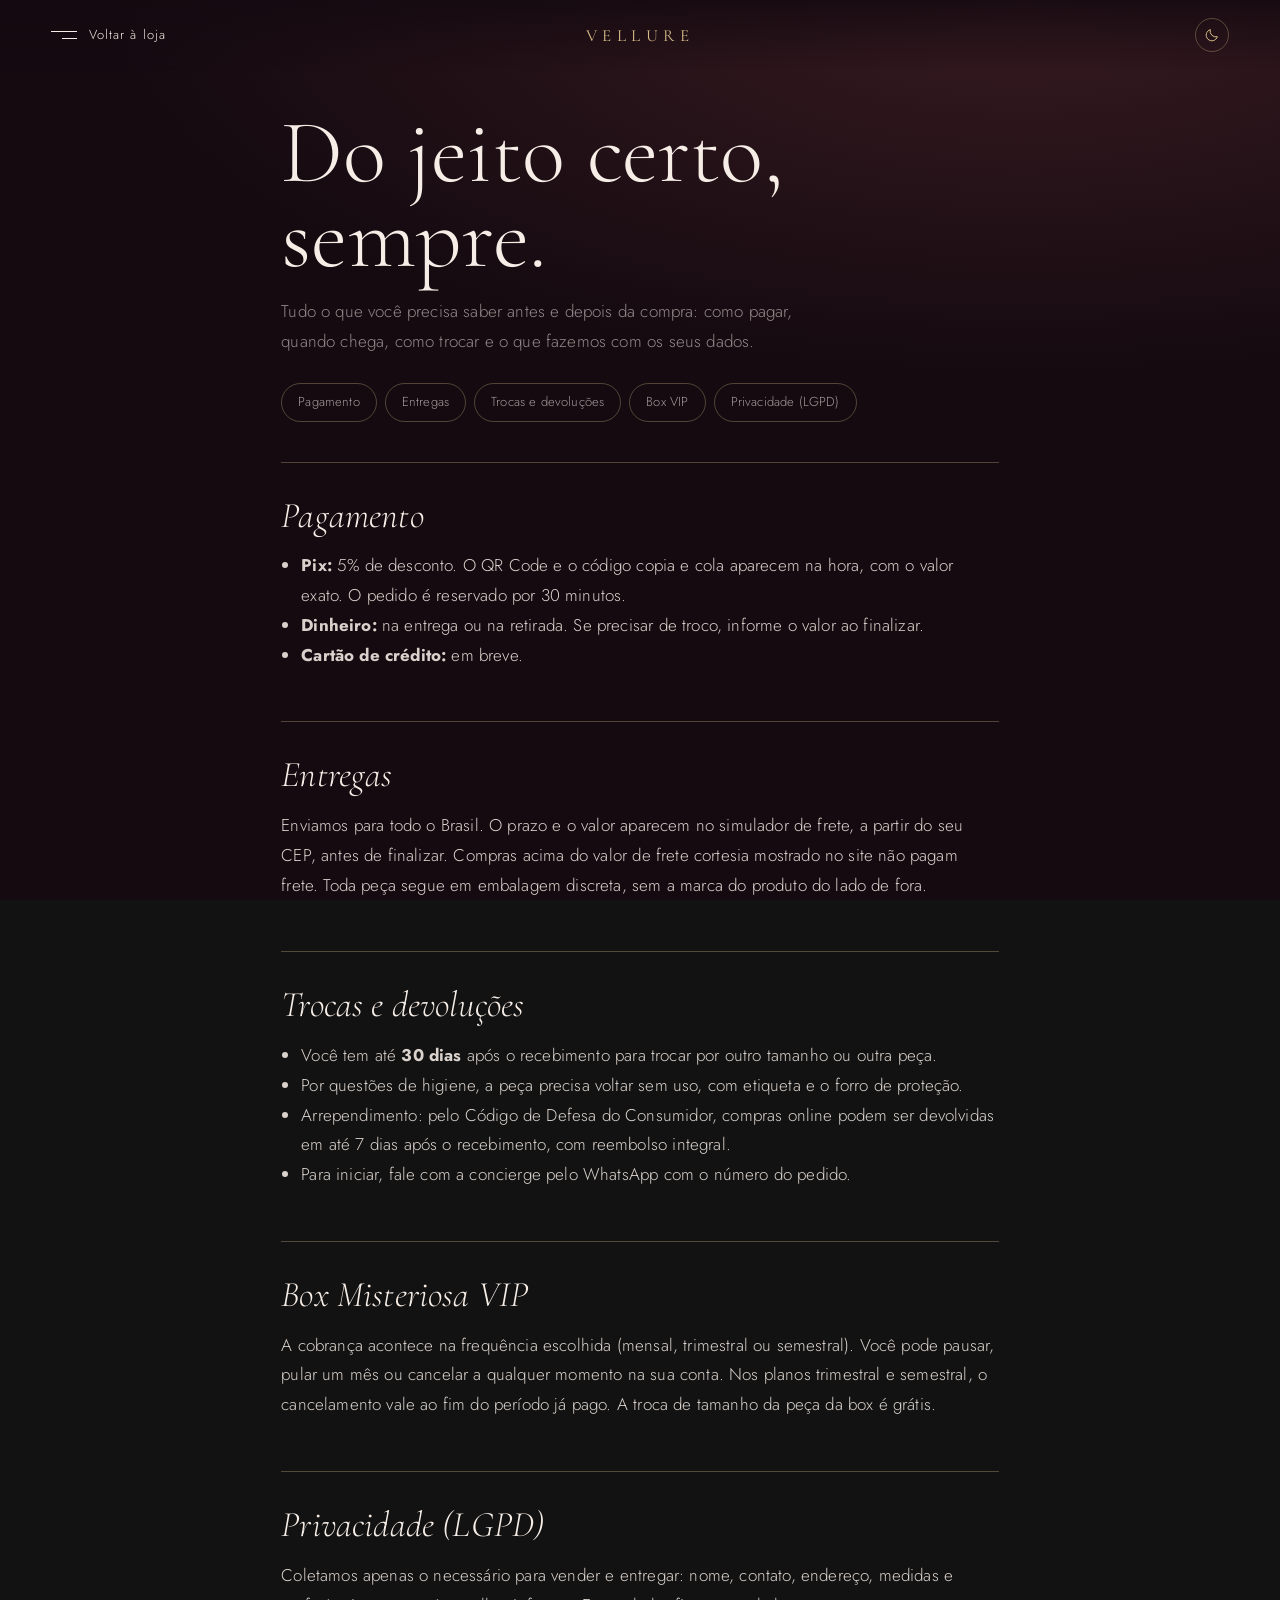
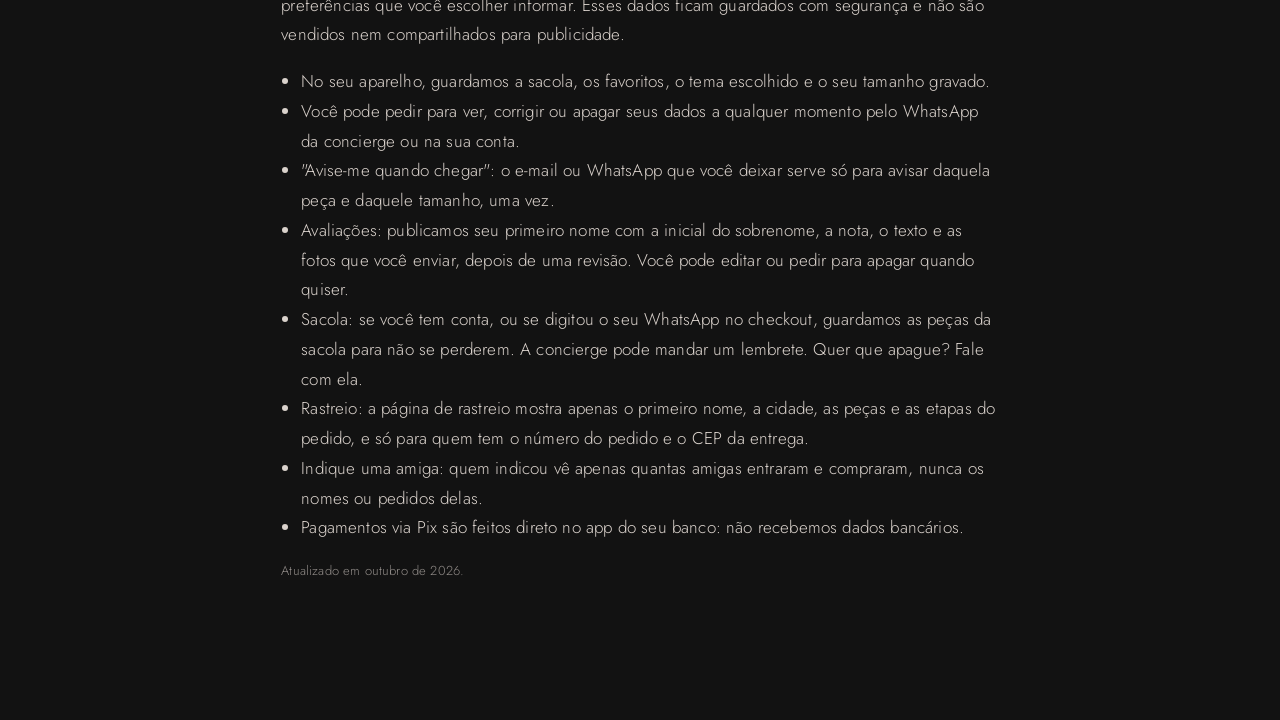
<file: politicas.html>
<!doctype html>
<html lang="pt-BR">
<head>
  <meta charset="utf-8">
  <meta name="viewport" content="width=device-width, initial-scale=1, viewport-fit=cover">
  <title>Trocas, entregas e privacidade — Vellure</title>
  <meta name="description" content="Como funcionam pagamentos, entregas, trocas e o cuidado da Vellure com os seus dados.">
  <meta name="theme-color" content="#140a10">
  <script src="js/theme.js"></script>
  <link rel="icon" href="assets/icons/favicon-32.png" sizes="32x32">
  <link rel="preconnect" href="https://fonts.googleapis.com">
  <link rel="preconnect" href="https://fonts.gstatic.com" crossorigin>
  <link href="https://fonts.googleapis.com/css2?family=Cormorant+Garamond:ital,wght@0,300;0,400;1,300&family=Jost:wght@300;400&display=swap" rel="stylesheet">
  <link rel="stylesheet" href="css/v3d.css">
  <link rel="stylesheet" href="css/conta.css">
  <style>
    body { background: radial-gradient(120% 70% at 80% 0%, rgba(122, 42, 60, .35), var(--bg) 60%) fixed; }
    [data-theme="claro"] body { background: radial-gradient(120% 70% at 80% 0%, #f1d9d3, var(--bg) 60%) fixed; }
    .pol { max-width: 820px; margin: 0 auto; padding: calc(110px + env(safe-area-inset-top)) var(--gutter) 90px; }
    .pol h1 { margin: 0 0 12px; font: 300 clamp(48px, 7vw, 96px)/.95 var(--serif); }
    .pol .lead { color: var(--mute); font-size: 17px; max-width: 54ch; }
    .pol nav.toc { display: flex; gap: 8px; flex-wrap: wrap; margin: 26px 0 40px; }
    .pol nav.toc a { padding: 8px 16px; border-radius: 999px; border: 1px solid var(--line); font-size: 13px; color: var(--mute); }
    .pol nav.toc a:hover { color: var(--perle); border-color: var(--champ); }
    .pol section { border-top: 1px solid var(--line); padding: 34px 0; scroll-margin-top: 90px; }
    .pol h2 { margin: 0 0 14px; font: italic 300 36px/1.05 var(--serif); }
    .pol p, .pol li { color: var(--perle); opacity: .88; line-height: 1.75; }
    .pol ul { padding-left: 20px; }
    .pol a { color: var(--champ); }
    .pol .upd { color: var(--mute); font-size: 13px; }
  </style>
</head>
<body class="is-in">
  <header class="nav ct-nav">
    <a class="nav-menu" href="index.html"><span class="lines"><i></i><i></i></span><span class="lbl">Voltar à loja</span></a>
    <a class="nav-brand" href="index.html" aria-label="Vellure, início"><span>VELLURE</span></a>
    <div class="nav-tools"><button class="nav-theme" type="button" data-theme-toggle aria-label="Mudar para o modo claro"><svg class="moon" viewBox="0 0 24 24" aria-hidden="true"><path d="M20 14.5A8.5 8.5 0 0 1 9.5 4a8.5 8.5 0 1 0 10.5 10.5z"/></svg><svg class="sun" viewBox="0 0 24 24" aria-hidden="true"><circle cx="12" cy="12" r="4"/><path d="M12 2v2M12 20v2M4.9 4.9l1.4 1.4M17.7 17.7l1.4 1.4M2 12h2M20 12h2M4.9 19.1l1.4-1.4M17.7 6.3l1.4-1.4"/></svg></button></div>
  </header>
  <main class="pol">
    <h1>Do jeito certo, sempre.</h1>
    <p class="lead">Tudo o que você precisa saber antes e depois da compra: como pagar, quando chega, como trocar e o que fazemos com os seus dados.</p>
    <nav class="toc"><a href="#pagamento">Pagamento</a><a href="#entregas">Entregas</a><a href="#trocas">Trocas e devoluções</a><a href="#assinatura">Box VIP</a><a href="#privacidade">Privacidade (LGPD)</a></nav>

    <section id="pagamento"><h2>Pagamento</h2>
      <ul>
        <li><b>Pix:</b> 5% de desconto. O QR Code e o código copia e cola aparecem na hora, com o valor exato. O pedido é reservado por 30 minutos.</li>
        <li><b>Dinheiro:</b> na entrega ou na retirada. Se precisar de troco, informe o valor ao finalizar.</li>
        <li><b>Cartão de crédito:</b> em breve.</li>
      </ul>
    </section>
    <section id="entregas"><h2>Entregas</h2>
      <p>Enviamos para todo o Brasil. O prazo e o valor aparecem no simulador de frete, a partir do seu CEP, antes de finalizar. Compras acima do valor de frete cortesia mostrado no site não pagam frete. Toda peça segue em embalagem discreta, sem a marca do produto do lado de fora.</p>
    </section>
    <section id="trocas"><h2>Trocas e devoluções</h2>
      <ul>
        <li>Você tem até <b>30 dias</b> após o recebimento para trocar por outro tamanho ou outra peça.</li>
        <li>Por questões de higiene, a peça precisa voltar sem uso, com etiqueta e o forro de proteção.</li>
        <li>Arrependimento: pelo Código de Defesa do Consumidor, compras online podem ser devolvidas em até 7 dias após o recebimento, com reembolso integral.</li>
        <li>Para iniciar, fale com a concierge pelo WhatsApp com o número do pedido.</li>
      </ul>
    </section>
    <section id="assinatura"><h2>Box Misteriosa VIP</h2>
      <p>A cobrança acontece na frequência escolhida (mensal, trimestral ou semestral). Você pode pausar, pular um mês ou cancelar a qualquer momento na sua conta. Nos planos trimestral e semestral, o cancelamento vale ao fim do período já pago. A troca de tamanho da peça da box é grátis.</p>
    </section>
    <section id="privacidade"><h2>Privacidade (LGPD)</h2>
      <p>Coletamos apenas o necessário para vender e entregar: nome, contato, endereço, medidas e preferências que você escolher informar. Esses dados ficam guardados com segurança e não são vendidos nem compartilhados para publicidade.</p>
      <ul>
        <li>No seu aparelho, guardamos a sacola, os favoritos, o tema escolhido e o seu tamanho gravado.</li>
        <li>Você pode pedir para ver, corrigir ou apagar seus dados a qualquer momento pelo WhatsApp da concierge ou na sua conta.</li>
        <li>"Avise-me quando chegar": o e-mail ou WhatsApp que você deixar serve só para avisar daquela peça e daquele tamanho, uma vez.</li>
        <li>Avaliações: publicamos seu primeiro nome com a inicial do sobrenome, a nota, o texto e as fotos que você enviar, depois de uma revisão. Você pode editar ou pedir para apagar quando quiser.</li>
        <li>Sacola: se você tem conta, ou se digitou o seu WhatsApp no checkout, guardamos as peças da sacola para não se perderem. A concierge pode mandar um lembrete. Quer que apague? Fale com ela.</li>
        <li>Rastreio: a página de rastreio mostra apenas o primeiro nome, a cidade, as peças e as etapas do pedido, e só para quem tem o número do pedido e o CEP da entrega.</li>
        <li>Indique uma amiga: quem indicou vê apenas quantas amigas entraram e compraram, nunca os nomes ou pedidos delas.</li>
        <li>Pagamentos via Pix são feitos direto no app do seu banco: não recebemos dados bancários.</li>
      </ul>
      <p class="upd">Atualizado em outubro de 2026.</p>
    </section>
  </main>
</body>
</html>
</file>
<file: css/v3d.css>
/* =====================================================================
   VELLURE 3D · identidade
   Nuit (ameixa quase preta), Bordeaux, Champagne (ouro da logo),
   Rosé poudré e Pérola. Cormorant Garamond + Jost.
   ===================================================================== */
:root {
  --nuit: #140a10;
  --nuit-2: #1f0f18;
  --bordeaux: #4a1424;
  --champ: #d8bd88;
  --champ-deep: #a07a42;
  --rose: #e8b7b0;
  --perle: #f6ede6;
  --mute: rgba(var(--fg-rgb), .64);
  --line: rgba(216, 189, 136, .32);
  --serif: 'Cormorant Garamond', 'Times New Roman', serif;
  --sans: 'Jost', system-ui, sans-serif;
  --ease: cubic-bezier(.2, .7, .1, 1);
  --gutter: clamp(16px, 4vw, 56px);
  --bg: #140a10; --bg-2: #1f0f18; --bg-rgb: 20, 10, 16; --surf-rgb: 31, 15, 24; --fg-rgb: 246, 237, 230;
  --inv: #f6ede6; --on-inv: #140a10;
  color-scheme: dark;
}
/* ---------- modo claro premium: pérola rosada, nunca branco puro ---------- */
:root[data-theme="claro"] {
  --bg: #ece2d8; --bg-2: #f4ece5; --bg-rgb: 236, 226, 216; --surf-rgb: 247, 241, 235; --fg-rgb: 43, 26, 32;
  --perle: #2b1a20; --mute: rgba(43, 26, 32, .64); --line: rgba(128, 90, 46, .28);
  --champ: #a07845; --champ-deep: #7a572b; --rose: #ad5468; --bordeaux: #7a2a3c;
  --inv: #2b1a20; --on-inv: #f6efe8;
  color-scheme: light;
}
html { transition: background-color .6s; }
body, .nav, .bag, .pdp, .sheet-box, .card, .chip, .btn-line { transition: background-color .6s, color .6s, border-color .6s; }
[data-theme="claro"] ::selection { background: #e9c3bb; color: #2b1a20; }
[data-theme="claro"] .hero-word span { background: linear-gradient(180deg, #4a2230 10%, #8a5a3a 60%, #b48a4e); -webkit-background-clip: text; background-clip: text; }
[data-theme="claro"] .menu { background: radial-gradient(120% 90% at 80% 20%, #f2dfd8, var(--bg) 60%); }
[data-theme="claro"] .menu-list a { -webkit-text-stroke-color: rgba(43, 26, 32, .5); }
[data-theme="claro"] .foot-word { -webkit-text-stroke-color: rgba(122, 87, 43, .4); }
[data-theme="claro"] .sd-title { text-shadow: 0 2px 30px rgba(255, 248, 240, .7); }
[data-theme="claro"] .vip-teaser { background: radial-gradient(80% 90% at 25% 50%, rgba(234, 205, 200, .9), rgba(var(--bg-rgb), .9) 70%); }
[data-theme="claro"] .flash { background: radial-gradient(circle at 50% 50%, #fffaf3 0%, #f3d9d2 40%, rgba(243, 217, 210, 0) 75%); }
[data-theme="claro"] .ld-enter:not(:disabled):hover { background: rgba(160, 120, 69, .12); }
[data-theme="claro"] .scrim { background: rgba(60, 35, 40, .35); }
[data-theme="claro"] .card-media { box-shadow: 0 20px 50px -30px rgba(80, 40, 30, .35); }
[data-theme="claro"] .c-ring { border-color: rgba(122, 87, 43, .55); }
[data-theme="claro"] .btn-gold { box-shadow: 0 10px 34px -14px rgba(122, 87, 43, .55); }

/* botão de tema */
.nav-theme { width: 34px; height: 34px; border-radius: 50%; border: 1px solid var(--line); display: grid; place-items: center; color: var(--champ); transition: transform .6s var(--ease), border-color .3s; }
.nav-theme:hover { border-color: var(--champ); transform: rotate(25deg); }
.nav-theme svg { width: 16px; height: 16px; fill: none; stroke: currentColor; stroke-width: 1.5; }
.nav-theme .sun { display: none; }
[data-theme="claro"] .nav-theme .sun { display: block; }
[data-theme="claro"] .nav-theme .moon { display: none; }
.ld-theme { position: fixed; top: calc(18px + env(safe-area-inset-top)); right: var(--gutter); z-index: 51; }

*, *::before, *::after { box-sizing: border-box; }
html { -webkit-text-size-adjust: 100%; }
html.lenis, html.lenis body { height: auto; }
.lenis.lenis-smooth { scroll-behavior: auto !important; }
body {
  margin: 0; background: var(--bg); color: var(--perle);
  font: 300 17px/1.6 var(--sans); letter-spacing: .01em;
  -webkit-font-smoothing: antialiased; overflow-x: hidden;
}
body.is-loading { overflow: hidden; height: 100vh; }
img { display: block; max-width: 100%; }
a { color: inherit; text-decoration: none; }
button { font: inherit; color: inherit; background: none; border: 0; cursor: pointer; padding: 0; }
:focus-visible { outline: 1px solid var(--champ); outline-offset: 4px; }
::selection { background: var(--rose); color: var(--nuit); }

#gl { position: fixed; inset: 0; width: 100%; height: 100%; z-index: 0; display: block; }
.grain {
  display: none; position: fixed; inset: -50%; z-index: 1; pointer-events: none; opacity: .07; mix-blend-mode: overlay;
  background-image: url("data:image/svg+xml,%3Csvg xmlns='http://www.w3.org/2000/svg' width='160' height='160'%3E%3Cfilter id='n'%3E%3CfeTurbulence type='fractalNoise' baseFrequency='.9' numOctaves='2' stitchTiles='stitch'/%3E%3C/filter%3E%3Crect width='100%25' height='100%25' filter='url(%23n)'/%3E%3C/svg%3E");
  animation: grain 1.2s steps(4) infinite;
}
@keyframes grain { 0% { transform: translate(0, 0); } 25% { transform: translate(-4%, 3%); } 50% { transform: translate(3%, -2%); } 75% { transform: translate(-2%, -4%); } }
.flash { position: fixed; inset: 0; z-index: 60; pointer-events: none; opacity: 0; background: radial-gradient(circle at 50% 50%, #fff6ee 0%, #f2c9c4 40%, rgba(232, 183, 176, 0) 75%); }

/* ---------------- loader ---------------- */
#loader {
  position: fixed; inset: 0; z-index: 50; display: flex; flex-direction: column; justify-content: flex-end; align-items: center;
  padding: 0 var(--gutter) calc(5vh + env(safe-area-inset-bottom));
  text-align: center; pointer-events: none;
}
#loader > * { pointer-events: auto; }
.ld-word { display: flex; gap: .28em; font: 300 clamp(26px, 4vw, 44px)/1 var(--serif); letter-spacing: .1em; color: var(--champ); }
.ld-word span { opacity: 0; transform: translateY(.6em); display: inline-block; filter: blur(6px); }
.ld-sub { margin: 10px 0 26px; font: italic 300 18px/1.2 var(--serif); color: var(--mute); opacity: 0; }
.ld-meter { display: flex; align-items: center; gap: 14px; width: min(280px, 70vw); }
.ld-num { font: 300 13px/1 var(--sans); font-variant-numeric: tabular-nums; width: 3ch; text-align: right; color: var(--champ); }
.ld-track { flex: 1; height: 1px; background: rgba(216, 189, 136, .18); position: relative; overflow: hidden; }
.ld-track i { position: absolute; inset: 0; transform-origin: left; transform: scaleX(0); background: linear-gradient(90deg, var(--champ-deep), var(--champ), #fff2d9); }
.ld-enter {
  margin-top: 26px; position: relative; padding: 15px 34px; border-radius: 999px;
  border: 1px solid var(--line); color: var(--perle); font-size: 13px; letter-spacing: .14em;
  opacity: 0; transform: translateY(10px); transition: border-color .5s var(--ease), background .5s var(--ease), color .5s;
  overflow: hidden;
}
.ld-enter::before { content: ''; position: absolute; inset: 0; border-radius: inherit; background: linear-gradient(110deg, transparent 30%, rgba(255, 236, 205, .35) 50%, transparent 70%); transform: translateX(-100%); animation: sheen 3.2s 1s infinite; }
@keyframes sheen { 60%, 100% { transform: translateX(100%); } }
.ld-enter:not(:disabled):hover { border-color: var(--champ); background: rgba(216, 189, 136, .1); }
.ld-enter:disabled { cursor: default; }
.ld-hint { margin: 16px 0 0; font-size: 12px; color: var(--mute); letter-spacing: .04em; opacity: 0; }

/* ---------------- navegação ---------------- */
.nav {
  position: fixed; top: 0; left: 0; right: 0; z-index: 40; display: grid; grid-template-columns: 1fr auto 1fr; align-items: center;
  padding: calc(18px + env(safe-area-inset-top)) var(--gutter) 18px; opacity: 0; transform: translateY(-12px); pointer-events: none;
}
body.is-in .nav { pointer-events: auto; }
.nav-menu { display: inline-flex; align-items: center; gap: 12px; justify-self: start; font-size: 13px; letter-spacing: .08em; }
.nav-menu .lines { display: grid; gap: 6px; width: 26px; }
.nav-menu .lines i { height: 1px; background: currentColor; transition: transform .5s var(--ease); }
.nav-menu .lines i:last-child { width: 60%; justify-self: end; }
.nav-menu[aria-expanded="true"] .lines i:first-child { transform: translateY(3.5px) rotate(18deg); }
.nav-menu[aria-expanded="true"] .lines i:last-child { width: 100%; transform: translateY(-3.5px) rotate(-18deg); }
.nav-brand { display: inline-flex; align-items: center; gap: 12px; font: 400 17px/1 var(--serif); letter-spacing: .32em; color: var(--champ); }
.nav-brand svg { width: 30px; height: 30px; }
.nav-tools { justify-self: end; display: flex; align-items: center; gap: 22px; font-size: 13px; letter-spacing: .08em; }
.nav-sound { display: inline-flex; align-items: center; gap: 9px; color: var(--mute); }
.nav-sound .eq { display: flex; align-items: end; gap: 2px; height: 12px; }
.nav-sound .eq i { width: 2px; height: 3px; background: currentColor; }
.nav-sound[aria-pressed="true"] { color: var(--champ); }
.nav-sound[aria-pressed="true"] .eq i { animation: eq 1s ease-in-out infinite alternate; }
.nav-sound .eq i:nth-child(2) { animation-delay: -.3s !important; }
.nav-sound .eq i:nth-child(3) { animation-delay: -.6s !important; }
.nav-sound .eq i:nth-child(4) { animation-delay: -.15s !important; }
@keyframes eq { from { height: 2px; } to { height: 12px; } }
.nav-bag { display: inline-flex; align-items: center; gap: 10px; }
.nav-bag .count { min-width: 24px; height: 24px; border-radius: 50%; border: 1px solid var(--line); display: grid; place-items: center; font-size: 11px; color: var(--champ); transition: transform .4s var(--ease); }
.nav-bag.bump .count { transform: scale(1.35); background: var(--champ); color: var(--nuit); }

/* menu em tela cheia */
.menu {
  position: fixed; inset: 0; z-index: 35; display: grid; align-content: center; padding: 100px var(--gutter) 40px;
  background: radial-gradient(120% 90% at 80% 20%, #3f1120, var(--nuit) 60%);
  clip-path: circle(0% at 40px 40px); visibility: hidden; transition: clip-path .9s var(--ease), visibility 0s .9s;
}
.menu.open { clip-path: circle(150% at 40px 40px); visibility: visible; transition: clip-path 1s var(--ease), visibility 0s; }
.menu-list { list-style: none; margin: 0; padding: 0; position: relative; z-index: 2; }
.menu-list a {
  display: inline-block; font: 300 clamp(44px, 9vw, 120px)/1.02 var(--serif); letter-spacing: -.01em;
  color: transparent; -webkit-text-stroke: 1px rgba(var(--fg-rgb), .55); transition: color .5s var(--ease), transform .6s var(--ease), -webkit-text-stroke-color .5s;
}
.menu-list a:hover, .menu-list a:focus-visible { color: var(--perle); -webkit-text-stroke-color: transparent; transform: translateX(.18em); font-style: italic; }
.menu-preview { position: fixed; z-index: 1; width: min(26vw, 300px); aspect-ratio: 2 / 3; pointer-events: none; opacity: 0; transform: translate(-50%, -50%) scale(.8) rotate(-4deg); transition: opacity .4s, transform .6s var(--ease); border-radius: 160px 160px 6px 6px; overflow: hidden; left: 0; top: 0; }
.menu-preview.show { opacity: .9; transform: translate(-50%, -50%) scale(1) rotate(-2deg); }
.menu-preview img { width: 100%; height: 100%; object-fit: cover; }
.menu-foot { display: flex; gap: 28px; flex-wrap: wrap; margin-top: 48px; font-size: 14px; color: var(--mute); position: relative; z-index: 2; }
.menu-foot a:hover, .menu-foot button:hover { color: var(--champ); }
.menu-foot button { color: var(--mute); font-size: 14px; }

/* ---------------- seções ---------------- */
#site { position: relative; z-index: 2; opacity: 0; }
section { position: relative; }

.hero { height: 100vh; height: 100svh; display: grid; align-content: end; padding: 0 var(--gutter) calc(32px + env(safe-area-inset-bottom)); perspective: 900px; }
.hero-word {
  margin: 0; display: flex; justify-content: space-between; font: 300 clamp(64px, 17.5vw, 290px)/.8 var(--serif);
  letter-spacing: 0; color: var(--perle); transform-style: preserve-3d; user-select: none;
}
.hero-word span { display: inline-block; transform-style: preserve-3d; will-change: transform; background: linear-gradient(180deg, #fff8f0 20%, #e9cfa0 75%, #b48a4e); -webkit-background-clip: text; background-clip: text; color: transparent; }
.hero-foot { display: flex; justify-content: space-between; align-items: end; gap: 24px; margin-top: 22px; border-top: 1px solid var(--line); padding-top: 18px; }
.hero-line { margin: 0; font: italic 300 clamp(19px, 2vw, 26px)/1.3 var(--serif); color: var(--perle); max-width: 40ch; }
.hero-cue { display: inline-flex; align-items: center; gap: 14px; font-size: 13px; letter-spacing: .08em; color: var(--mute); white-space: nowrap; }
.hero-cue .thread { width: 1px; height: 46px; background: linear-gradient(var(--champ), transparent); position: relative; overflow: hidden; }
.hero-cue .thread::after { content: ''; position: absolute; left: 0; top: -40%; width: 1px; height: 40%; background: #fff3dc; animation: drip 2.2s var(--ease) infinite; }
@keyframes drip { to { top: 110%; } }

.manifesto { min-height: 140vh; display: grid; align-items: center; padding: 20vh var(--gutter); }
.mf-text { margin: 0 auto; max-width: 21ch; font: 300 clamp(32px, 5.4vw, 84px)/1.12 var(--serif); text-align: center; letter-spacing: -.005em; }
.mf-text .w { display: inline-block; opacity: .12; transition: none; }

.galerie { height: 400vh; }
.gl-sticky { position: sticky; top: 0; height: 100vh; height: 100svh; }
.gl-top { position: absolute; top: calc(84px + env(safe-area-inset-top)); left: var(--gutter); right: var(--gutter); display: flex; justify-content: space-between; align-items: start; gap: 18px; flex-wrap: wrap; }
.gl-title { margin: 0; font: 300 clamp(36px, 4.6vw, 64px)/1 var(--serif); }
.gl-hint { margin: 10px 0 0; max-width: 34ch; font-size: 14px; color: var(--mute); flex: 1 1 260px; }
.chips { display: flex; gap: 8px; flex-wrap: wrap; }
.chip { padding: 8px 16px; border-radius: 999px; border: 1px solid var(--line); font-size: 13px; color: var(--mute); transition: all .4s var(--ease); background: rgba(var(--bg-rgb), .55); }
.chip:hover { color: var(--perle); border-color: var(--champ); }
.chip.on { background: var(--champ); color: var(--nuit); border-color: var(--champ); }
.gl-caption { position: absolute; left: var(--gutter); bottom: calc(40px + env(safe-area-inset-bottom)); max-width: 360px; }
.gl-count { font-size: 12px; color: var(--champ); letter-spacing: .06em; font-variant-numeric: tabular-nums; }
.gl-name { margin: 8px 0 4px; font: 400 clamp(26px, 2.6vw, 38px)/1.08 var(--serif); }
.gl-meta { margin: 0 0 18px; color: var(--mute); font-size: 15px; }
.gl-progress { position: absolute; right: var(--gutter); bottom: calc(48px + env(safe-area-inset-bottom)); width: 1px; height: 30vh; background: rgba(216, 189, 136, .2); }
.gl-progress i { position: absolute; left: 0; top: 0; width: 1px; height: 100%; transform-origin: top; transform: scaleY(0); background: var(--champ); }

.btn-line { display: inline-flex; align-items: center; gap: 10px; padding: 12px 22px; border: 1px solid var(--line); border-radius: 999px; font-size: 14px; transition: all .4s var(--ease); }
.btn-line:hover { border-color: var(--champ); color: var(--champ); }
.btn-gold { display: block; width: 100%; padding: 17px 24px; border-radius: 999px; background: linear-gradient(120deg, #f3dcae, var(--champ) 45%, var(--champ-deep)); color: var(--nuit); font-weight: 500; font-size: 15px; letter-spacing: .04em; transition: transform .4s var(--ease), box-shadow .4s; box-shadow: 0 10px 40px -12px rgba(216, 189, 136, .55); }
.btn-gold:hover { transform: translateY(-2px); box-shadow: 0 16px 50px -12px rgba(216, 189, 136, .8); }

.seda { min-height: 130vh; display: grid; align-content: center; justify-items: start; padding: 0 var(--gutter); pointer-events: none; }
.sd-title { margin: 0; font: italic 300 clamp(48px, 8vw, 132px)/.95 var(--serif); color: var(--perle); text-shadow: 0 2px 40px rgba(var(--bg-rgb), .4); }
.sd-sub { max-width: 36ch; margin: 26px 0 0; font-size: 16px; color: var(--perle); opacity: .8; }

.vestiaire { padding: 18vh var(--gutter) 10vh; background: linear-gradient(rgba(var(--bg-rgb), 0), rgba(var(--bg-rgb), .82) 18vh); }
.vs-head { display: flex; justify-content: space-between; align-items: end; gap: 20px; flex-wrap: wrap; margin-bottom: 48px; }
.vs-title { margin: 0; font: 300 clamp(40px, 6vw, 92px)/1 var(--serif); }
.vs-grid { display: grid; grid-template-columns: repeat(4, 1fr); gap: 48px 22px; }
.card { position: relative; perspective: 900px; }
.card:nth-child(4n+2) { margin-top: 64px; }
.card:nth-child(4n+3) { margin-top: 24px; }
.card:nth-child(4n+4) { margin-top: 96px; }
.card-media { display: block; position: relative; aspect-ratio: 2 / 3; border-radius: 4px; overflow: hidden; background: var(--bg-2); transform-style: preserve-3d; transition: transform .7s var(--ease), border-radius .7s var(--ease); cursor: pointer; }
.card:hover .card-media { border-radius: 140px 140px 4px 4px; }
.card-media img { position: absolute; inset: 0; width: 100%; height: 100%; object-fit: cover; transition: transform 1.2s var(--ease), clip-path .9s var(--ease), opacity .6s; }
.card-media .b { clip-path: circle(0% at var(--mx, 50%) var(--my, 50%)); }
.card:hover .card-media .b { clip-path: circle(150% at var(--mx, 50%) var(--my, 50%)); }
.card:hover .card-media img { transform: scale(1.05); }
.card-media img.loading { opacity: 0; }
.card-add { position: absolute; left: 50%; bottom: 14px; transform: translate(-50%, 12px); opacity: 0; padding: 10px 18px; border-radius: 999px; background: rgba(246, 237, 230, .92); color: var(--nuit); font-size: 13px; white-space: nowrap; transition: all .5s var(--ease); }
.card:hover .card-add, .card-add:focus-visible { opacity: 1; transform: translate(-50%, 0); }
.card-info { display: flex; justify-content: space-between; gap: 12px; margin-top: 14px; }
.card-name { margin: 0; font: 400 19px/1.2 var(--serif); }
.card-color { display: block; margin-top: 4px; font: 300 13px/1.3 var(--sans); color: var(--mute); }
.card-price { font-size: 14px; color: var(--champ); white-space: nowrap; }
.vs-empty { grid-column: 1 / -1; color: var(--mute); }

.promessa { padding: 16vh var(--gutter); background: rgba(var(--bg-rgb), .82); }
.promessa p { margin: 0 auto; max-width: 30ch; text-align: center; font: 300 clamp(26px, 3.4vw, 50px)/1.25 var(--serif); }
.promessa em { font-style: italic; color: var(--champ); }

.foot { padding: 12vh var(--gutter) calc(28px + env(safe-area-inset-bottom)); background: linear-gradient(rgba(var(--bg-rgb), .82), var(--nuit)); overflow: hidden; }
.foot-nl { max-width: 560px; }
.foot-nl h2 { margin: 0; font: italic 300 clamp(36px, 4vw, 56px)/1 var(--serif); }
.foot-nl p { color: var(--mute); max-width: 44ch; }
.nl-row { display: flex; gap: 10px; margin-top: 20px; border-bottom: 1px solid var(--line); padding-bottom: 8px; }
.nl-row input { flex: 1; min-width: 0; background: none; border: 0; color: var(--perle); font: inherit; padding: 10px 0; }
.nl-row input::placeholder { color: rgba(var(--fg-rgb), .35); }
.nl-row input:focus { outline: none; }
.nl-row button { color: var(--champ); font-size: 14px; white-space: nowrap; }
.foot-word { margin: 10vh 0 3vh; font: 300 clamp(70px, 22vw, 380px)/.78 var(--serif); letter-spacing: -.02em; text-align: center; color: transparent; -webkit-text-stroke: 1px rgba(216, 189, 136, .35); user-select: none; background: radial-gradient(circle at var(--fx, 50%) var(--fy, 50%), var(--champ) 0, rgba(216, 189, 136, 0) 22%); -webkit-background-clip: text; background-clip: text; }
.foot-bottom { display: flex; gap: 26px; flex-wrap: wrap; justify-content: space-between; font-size: 13px; color: var(--mute); border-top: 1px solid var(--line); padding-top: 18px; }
.foot-bottom a:hover { color: var(--champ); }

/* ---------------- produto ---------------- */
.pdp {
  position: fixed; inset: 0; z-index: 45; display: grid; grid-template-columns: 1.15fr 1fr; background: var(--bg);
  visibility: hidden; opacity: 0; transition: opacity .6s var(--ease), visibility 0s .6s; overflow: hidden;
}
.pdp.open { visibility: visible; opacity: 1; transition: opacity .6s var(--ease), visibility 0s; }
.pdp-close { position: absolute; z-index: 3; top: calc(22px + env(safe-area-inset-top)); right: var(--gutter); font-size: 13px; letter-spacing: .08em; padding: 10px 18px; border: 1px solid var(--line); border-radius: 999px; background: rgba(var(--bg-rgb), .5); }
.pdp-close:hover { border-color: var(--champ); color: var(--champ); }
.pdp-media { position: relative; height: 100vh; height: 100dvh; overflow: hidden; }
.pdp-stage { position: absolute; inset: 0; cursor: zoom-in; }
.pdp-stage img { position: absolute; inset: 0; width: 100%; height: 100%; object-fit: cover; transform-origin: var(--zx, 50%) var(--zy, 50%); transition: transform .5s var(--ease), opacity .7s var(--ease), clip-path 1s var(--ease); }
.pdp-stage.zoom img.cur { transform: scale(2); }
.pdp-stage img:not(.cur) { opacity: 0; }
.pdp-thumbs { position: absolute; left: 20px; bottom: 20px; display: flex; gap: 8px; z-index: 2; }
.pdp-thumbs button { width: 54px; aspect-ratio: 2 / 3; border-radius: 3px; overflow: hidden; opacity: .55; border: 1px solid transparent; transition: all .3s; }
.pdp-thumbs button.on, .pdp-thumbs button:hover { opacity: 1; border-color: var(--champ); }
.pdp-thumbs img { width: 100%; height: 100%; object-fit: cover; }
.pdp-info { overflow-y: auto; padding: calc(90px + env(safe-area-inset-top)) clamp(24px, 5vw, 72px) 48px; display: flex; flex-direction: column; gap: 6px; overscroll-behavior: contain; }
.pdp-cat { margin: 0; font-size: 13px; color: var(--champ); letter-spacing: .06em; }
.pdp-name { margin: 6px 0 0; font: 300 clamp(36px, 3.8vw, 58px)/1.04 var(--serif); }
.pdp-color { margin: 6px 0 0; color: var(--mute); }
.pdp-price { margin: 22px 0 0; display: flex; flex-direction: column; gap: 4px; font: 400 30px/1 var(--serif); color: var(--perle); }
.pdp-price small { font: 300 14px/1.4 var(--sans); color: var(--champ); }
.pdp-sizes { border: 0; padding: 0; margin: 28px 0 22px; }
.pdp-sizes legend { font-size: 13px; color: var(--mute); margin-bottom: 12px; }
.pdp-sizes div { display: flex; gap: 10px; flex-wrap: wrap; }
.pdp-sizes button { min-width: 54px; height: 54px; padding: 0 14px; border-radius: 50%; border: 1px solid var(--line); font-size: 14px; transition: all .3s var(--ease); }
.pdp-sizes button[aria-pressed="true"] { background: var(--inv); color: var(--on-inv); border-color: var(--inv); }
.pdp-sizes button:hover { border-color: var(--champ); }
.pdp-info .btn-line { justify-content: center; margin-top: 10px; }
.pdp-note { font-size: 13px; color: var(--mute); margin: 16px 0 0; }
.pdp-more { margin-top: 40px; border-top: 1px solid var(--line); padding-top: 22px; }
.pdp-more h3 { margin: 0 0 16px; font: italic 300 24px/1 var(--serif); }
#pdpMore { display: grid; grid-template-columns: repeat(3, 1fr); gap: 12px; }
#pdpMore button { text-align: left; }
#pdpMore img { aspect-ratio: 2 / 3; object-fit: cover; border-radius: 3px; width: 100%; transition: transform .6s var(--ease); }
#pdpMore button:hover img { transform: translateY(-4px); }
#pdpMore span { display: block; font-size: 13px; margin-top: 8px; color: var(--mute); line-height: 1.3; }

/* ---------------- sacola ---------------- */
.scrim { position: fixed; inset: 0; z-index: 46; background: rgba(10, 5, 8, .55); opacity: 0; visibility: hidden; transition: opacity .5s, visibility 0s .5s; }
.scrim.on { opacity: 1; visibility: visible; transition: opacity .5s; }
.bag { position: fixed; z-index: 47; top: 0; right: 0; bottom: 0; width: min(440px, 100%); background: var(--bg-2); border-left: 1px solid var(--line); display: flex; flex-direction: column; transform: translateX(105%); transition: transform .7s var(--ease); }
.bag.open { transform: none; }
.bag > header { display: flex; justify-content: space-between; align-items: center; padding: calc(24px + env(safe-area-inset-top)) 28px 18px; border-bottom: 1px solid var(--line); }
.bag h2 { margin: 0; font: italic 300 32px/1 var(--serif); }
.bag-close { font-size: 13px; color: var(--mute); }
.bag-close:hover { color: var(--champ); }
.bag-items { flex: 1; overflow-y: auto; padding: 8px 28px; overscroll-behavior: contain; }
.bag-item { display: grid; grid-template-columns: 74px 1fr auto; gap: 16px; padding: 18px 0; border-bottom: 1px solid rgba(216, 189, 136, .14); }
.bag-item img { width: 74px; aspect-ratio: 2 / 3; object-fit: cover; border-radius: 3px; }
.bag-item h3 { margin: 0; font: 400 18px/1.2 var(--serif); }
.bag-item p { margin: 4px 0 10px; font-size: 13px; color: var(--mute); }
.qty { display: inline-flex; align-items: center; border: 1px solid var(--line); border-radius: 999px; }
.qty button { width: 30px; height: 30px; }
.qty span { min-width: 20px; text-align: center; font-size: 13px; }
.bag-item .rm { font-size: 12px; color: var(--mute); align-self: start; }
.bag-item .rm:hover { color: var(--rose); }
.bag-item .pr { font-size: 14px; color: var(--champ); white-space: nowrap; }
.bag-empty { padding: 40px 0; color: var(--mute); }
.bag-empty strong { display: block; font: italic 300 26px/1.2 var(--serif); color: var(--perle); margin-bottom: 8px; }
.bag-foot { padding: 20px 28px calc(24px + env(safe-area-inset-bottom)); border-top: 1px solid var(--line); display: grid; gap: 10px; }
.bag-foot .row { display: flex; justify-content: space-between; font-size: 14px; color: var(--mute); }
.bag-foot .row.total { font: 400 22px/1 var(--serif); color: var(--perle); }
.bag-foot .row.pix { color: var(--champ); }
.bag-foot .fine { font-size: 12px; color: var(--mute); margin: 4px 0 0; }

.toast { position: fixed; z-index: 70; left: 50%; bottom: calc(26px + env(safe-area-inset-bottom)); transform: translate(-50%, 20px); padding: 13px 22px; border-radius: 999px; background: var(--inv); color: var(--on-inv); font-size: 14px; opacity: 0; pointer-events: none; transition: all .5s var(--ease); max-width: calc(100% - 32px); text-align: center; }
.toast.on { opacity: 1; transform: translate(-50%, 0); }

/* ---------------- cursor ---------------- */
.cursor { position: fixed; left: 0; top: 0; z-index: 80; pointer-events: none; display: none; }
.has-cursor .cursor { display: block; }
.has-cursor, .has-cursor * { cursor: none !important; }
.c-dot { position: absolute; width: 6px; height: 6px; margin: -3px 0 0 -3px; border-radius: 50%; background: var(--champ); }
.c-ring { position: absolute; width: 38px; height: 38px; margin: -19px 0 0 -19px; border-radius: 50%; border: 1px solid rgba(216, 189, 136, .55); display: grid; place-items: center; transition: width .45s var(--ease), height .45s var(--ease), margin .45s var(--ease), background .45s, border-color .45s; }
.c-lbl { font-size: 11px; letter-spacing: .08em; color: var(--nuit); opacity: 0; transition: opacity .3s; white-space: nowrap; }
.cursor.hover .c-ring { width: 64px; height: 64px; margin: -32px 0 0 -32px; border-color: var(--champ); }
.cursor.label .c-ring { width: 84px; height: 84px; margin: -42px 0 0 -42px; background: var(--champ); border-color: var(--champ); }
.cursor.label .c-lbl { opacity: 1; }
.cursor.label .c-dot { opacity: 0; }

/* ---------------- sem WebGL / movimento reduzido ---------------- */
.no-gl body, body.no-gl { background: radial-gradient(120% 80% at 70% 0%, #4a1424, #140a10 60%) fixed; }
body.no-gl .galerie, body.no-gl .seda { display: none; }

/* ---------------- responsivo ---------------- */
@media (max-width: 1100px) { .vs-grid { grid-template-columns: repeat(3, 1fr); } .card:nth-child(n) { margin-top: 0; } .card:nth-child(3n+2) { margin-top: 48px; } }
@media (max-width: 760px) {
  body { font-size: 16px; }
  .nav { grid-template-columns: auto 1fr auto; gap: 10px; }
  .nav-brand { justify-self: center; letter-spacing: .24em; font-size: 15px; }
  .nav-brand svg { width: 26px; height: 26px; }
  .nav-menu .lbl, .nav-sound .lbl, .nav-bag .lbl { display: none; }
  .nav-tools { gap: 14px; }
  .hero-foot { flex-direction: column; align-items: start; }
  .hero-cue .thread { height: 30px; }
  .manifesto { min-height: 120vh; }
  .gl-top { top: calc(70px + env(safe-area-inset-top)); }
  .gl-hint { display: none; }
  .chips { flex-wrap: nowrap; overflow-x: auto; max-width: 100%; scrollbar-width: none; padding-bottom: 2px; }
  .chips::-webkit-scrollbar { display: none; }
  .chip { flex: 0 0 auto; }
  .gl-caption { right: var(--gutter); max-width: none; }
  .gl-progress { display: none; }
  .vs-grid { grid-template-columns: repeat(2, 1fr); gap: 34px 12px; }
  .card:nth-child(n) { margin-top: 0; }
  .card:nth-child(2n) { margin-top: 36px; }
  .card-add { opacity: 1; transform: translate(-50%, 0); font-size: 12px; padding: 8px 14px; }
  .card-name { font-size: 16px; }
  .card-info { flex-direction: column; gap: 4px; }
  .pdp { grid-template-columns: 1fr; overflow-y: auto; overscroll-behavior: contain; }
  .pdp-media { height: 72vh; height: 72svh; }
  .pdp-info { overflow: visible; padding-top: 28px; }
  .menu-preview { display: none; }
}
@media (prefers-reduced-motion: reduce) {
  *, *::before, *::after { animation-duration: .001s !important; animation-iteration-count: 1 !important; transition-duration: .2s !important; }
}

/* =====================================================================
   v2 · conta, favoritos, ateliê de medidas, frete, checkout
   ===================================================================== */
html { -webkit-tap-highlight-color: transparent; }
body { overscroll-behavior-y: none; }
button, a, input, label { touch-action: manipulation; }
input, select, textarea { font-size: 16px; }

.nav-acct { display: inline-flex; align-items: center; gap: 8px; color: var(--perle); }
.nav-acct svg { width: 20px; height: 20px; fill: none; stroke: currentColor; stroke-width: 1.3; }
.nav-acct:hover { color: var(--champ); }

.fav { width: 44px; height: 44px; border-radius: 50%; display: grid; place-items: center; border: 1px solid var(--line); background: rgba(var(--bg-rgb), .5); transition: transform .4s var(--ease), background .3s, border-color .3s; flex: 0 0 auto; }
.fav svg { width: 18px; height: 18px; fill: none; stroke: var(--perle); stroke-width: 1.4; transition: fill .3s, stroke .3s; }
.fav[aria-pressed="true"] svg { fill: var(--rose); stroke: var(--rose); }
.fav[aria-pressed="true"] { animation: pop .5s var(--ease); border-color: var(--rose); }
@keyframes pop { 40% { transform: scale(1.25); } }
.card-fav { position: absolute; top: 10px; right: 10px; z-index: 2; width: 38px; height: 38px; border-color: transparent; background: rgba(246, 237, 230, .82); }
.card-fav svg { stroke: var(--nuit); }
.pdp-buy { display: flex; gap: 10px; align-items: center; }
.pdp-buy .btn-gold { flex: 1; }
.pdp-buy .fav { width: 56px; height: 56px; }
.pdp-sizes legend { display: flex; gap: 16px; align-items: baseline; width: 100%; }
.pdp-sizer { font-size: 13px; color: var(--champ); text-decoration: underline; text-underline-offset: 4px; }
.pdp-mine { margin: 12px 0 0; font-size: 14px; color: var(--mute); }
.pdp-mine b { color: var(--champ); font-weight: 500; }
.btn-text { font-size: 13px; color: var(--mute); padding: 8px; }
.btn-text:hover { color: var(--champ); }
a.btn-gold { text-align: center; }

/* ateliê */
.atelier { padding: 14vh var(--gutter) 10vh; background: rgba(var(--bg-rgb), .86); display: grid; grid-template-columns: minmax(0, 1fr); gap: 40px; }
.at-head { max-width: 640px; }
.at-title { margin: 0; font: 300 clamp(40px, 6vw, 92px)/1 var(--serif); }
.at-head p { color: var(--mute); max-width: 52ch; }
.at-frete { border-top: 1px solid var(--line); padding-top: 40px; display: grid; grid-template-columns: minmax(220px, .6fr) 1.4fr; gap: 40px; align-items: start; }
.at-frete h3 { margin: 0; font: italic 300 clamp(28px, 3vw, 44px)/1.05 var(--serif); }

.sz { display: grid; grid-template-columns: minmax(240px, .9fr) 1.1fr; gap: clamp(20px, 4vw, 64px); align-items: center; }
.sz-stage { position: relative; display: grid; justify-items: center; }
.sz-stage svg { width: min(100%, 340px); height: auto; overflow: visible; }
.sz-tape ellipse { stroke: rgba(216, 189, 136, .35); transition: stroke .3s; }
.sz-tape text { fill: var(--rose); font: 400 13px var(--sans); letter-spacing: .04em; }
.sz-tape.on ellipse { stroke: var(--rose); stroke-dasharray: none; stroke-width: 1.8; filter: drop-shadow(0 0 6px rgba(232, 183, 176, .7)); }
.sz-shape { margin: 8px 0 0; text-align: center; max-width: 34ch; font-size: 14px; color: var(--mute); }
.sz-shape b { display: block; font: italic 400 24px/1.2 var(--serif); color: var(--perle); margin-bottom: 4px; }
.sz-panel { display: grid; gap: 18px; }
.sz-fit { display: inline-flex; border: 1px solid var(--line); border-radius: 999px; padding: 4px; justify-self: start; flex-wrap: wrap; }
.sz-fit button { padding: 8px 16px; border-radius: 999px; font-size: 13px; color: var(--mute); transition: all .3s var(--ease); }
.sz-fit button.on { background: var(--inv); color: var(--on-inv); }
.sz-row { display: grid; grid-template-columns: 1fr auto; gap: 8px 16px; align-items: baseline; }
.sz-lbl { font-size: 14px; }
.sz-val { font-size: 13px; color: var(--mute); font-variant-numeric: tabular-nums; }
.sz-val b { font: 400 22px/1 var(--serif); color: var(--perle); }
.sz-row input { grid-column: 1 / -1; }
input[type="range"] { -webkit-appearance: none; appearance: none; width: 100%; height: 28px; background: transparent; margin: 0; --p: 50%; }
input[type="range"]::-webkit-slider-runnable-track { height: 2px; background: linear-gradient(90deg, var(--champ) var(--p), rgba(216, 189, 136, .2) var(--p)); }
input[type="range"]::-moz-range-track { height: 2px; background: rgba(216, 189, 136, .2); }
input[type="range"]::-moz-range-progress { height: 2px; background: var(--champ); }
input[type="range"]::-webkit-slider-thumb { -webkit-appearance: none; width: 22px; height: 22px; margin-top: -10px; border-radius: 50%; background: radial-gradient(circle at 35% 30%, #fff3dc, var(--champ) 55%, var(--champ-deep)); box-shadow: 0 0 0 6px rgba(216, 189, 136, .12); }
input[type="range"]::-moz-range-thumb { width: 22px; height: 22px; border: 0; border-radius: 50%; background: var(--champ); }
.sz-how { margin: 0; font-size: 13px; color: var(--mute); min-height: 2.6em; border-left: 1px solid var(--rose); padding-left: 12px; }
.sz-res { display: grid; grid-template-columns: repeat(3, 1fr); border: 1px solid var(--line); border-radius: 18px; overflow: hidden; }
.sz-res > div { padding: 16px; display: grid; gap: 2px; border-right: 1px solid var(--line); }
.sz-res > div:last-child { border-right: 0; }
.sz-res span { font-size: 12px; color: var(--mute); }
.sz-res b { font: 400 34px/1.05 var(--serif); color: var(--champ); }
.sz-res small { font-size: 12px; color: var(--mute); }
.sz-actions { display: flex; gap: 10px; flex-wrap: wrap; }
.sz-actions .btn-gold { width: auto; flex: 1; }
.sz-compact { grid-template-columns: 200px 1fr; }
.sz-compact .sz-stage svg { width: 200px; }
.sz-compact .sz-shape { display: none; }

/* frete */
.fr { display: grid; gap: 14px; }
.fr-form { display: flex; gap: 10px; align-items: end; flex-wrap: wrap; }
.fr-field { display: grid; gap: 6px; flex: 1 1 160px; }
.fr-field span, .co-f span { font-size: 12px; color: var(--mute); }
.fr-field input, .co-f input { width: 100%; background: rgba(var(--fg-rgb), .04); border: 1px solid var(--line); border-radius: 12px; color: var(--perle); padding: 12px 14px; font: 400 16px var(--sans); letter-spacing: .04em; }
.fr-field input:focus, .co-f input:focus { outline: none; border-color: var(--champ); }
.fr-msg { margin: 0; font-size: 13px; color: var(--mute); }
.fr-msg.err { color: var(--rose); }
.fr-dest { margin: 0; font-size: 14px; color: var(--mute); }
.fr-dest b { color: var(--perle); font-weight: 400; }
.fr-opts { display: grid; grid-template-columns: 1fr 1fr; gap: 10px; }
.fr-opt { text-align: left; padding: 14px 16px; border: 1px solid var(--line); border-radius: 14px; display: grid; gap: 2px; transition: all .3s var(--ease); }
.fr-opt.on { border-color: var(--champ); background: rgba(216, 189, 136, .08); }
.fr-name { font: 400 19px/1.1 var(--serif); }
.fr-eta { font-size: 12px; color: var(--mute); }
.fr-price { font-size: 14px; color: var(--champ); margin-top: 4px; }
.fr-route { width: 100%; height: auto; overflow: visible; }
.fr-path-bg { fill: none; stroke: rgba(216, 189, 136, .15); stroke-width: 1.2; stroke-dasharray: 2 6; }
.fr-path { fill: none; stroke: var(--champ); stroke-width: 1.6; }
.fr-node { fill: var(--nuit); stroke: var(--champ); stroke-width: 1.4; }
.fr-node.end { stroke: var(--rose); }
.fr-parcel circle { fill: var(--champ); filter: drop-shadow(0 0 8px rgba(216, 189, 136, .8)); }
.fr-parcel path { fill: none; stroke: var(--nuit); stroke-width: 1.1; stroke-linejoin: round; }
.fr-t { fill: var(--mute); font: 300 12px var(--sans); }
.fr-steps { list-style: none; margin: 0; padding: 0; display: grid; grid-template-columns: repeat(4, 1fr); gap: 10px; }
.fr-steps li { display: grid; gap: 2px; font-size: 13px; animation: stepIn .6s var(--ease) both; animation-delay: calc(var(--i) * .12s); border-top: 1px solid var(--line); padding-top: 10px; }
.fr-steps li:last-child { border-color: var(--rose); }
.fr-steps b { font-weight: 400; }
.fr-steps span { color: var(--champ); font-size: 12px; }
@keyframes stepIn { from { opacity: 0; transform: translateY(8px); } }
.fr-compact .fr-route, .fr-compact .fr-steps, .fr-compact .fr-dest { display: none; }
.fr-compact .fr-msg { font-size: 12px; }

/* sheet (modal inferior) */
.sheet { position: fixed; inset: 0; z-index: 55; background: rgba(10, 5, 8, .6); display: grid; align-items: end; justify-items: center; opacity: 0; visibility: hidden; transition: opacity .4s, visibility 0s .4s; }
.sheet.open { opacity: 1; visibility: visible; transition: opacity .4s; }
.sheet-box { position: relative; width: min(860px, 100%); max-height: 92vh; overflow-y: auto; background: var(--bg-2); border: 1px solid var(--line); border-bottom: 0; border-radius: 28px 28px 0 0; padding: 28px clamp(18px, 4vw, 40px) calc(28px + env(safe-area-inset-bottom)); transform: translateY(40px); transition: transform .6s var(--ease); overscroll-behavior: contain; }
.sheet.open .sheet-box { transform: none; }
.sheet-box h2 { margin: 0 0 18px; font: italic 300 32px/1.1 var(--serif); }
.sheet-close { position: absolute; top: 22px; right: 22px; font-size: 13px; color: var(--mute); }

/* sacola v2 */
.bag-side { display: grid; gap: 10px; justify-items: end; align-content: start; }
.bag-frete { padding: 18px 0 8px; }
.bag-frete h4 { margin: 0 0 10px; font: italic 300 22px/1 var(--serif); }
.bag-foot .row.total { font: 400 24px/1 var(--serif); color: var(--perle); }
.co-login { border: 1px solid var(--line); border-radius: 16px; padding: 16px; margin: 16px 0; display: grid; gap: 10px; }
.co-login p { margin: 0; font-size: 14px; color: var(--mute); }
.co-login .btn-line { justify-self: start; }
.co-form { display: grid; grid-template-columns: repeat(6, 1fr); gap: 10px; padding: 12px 0 20px; }
.co-f { display: grid; gap: 4px; grid-column: span 6; }
.co-fone, .co-cep, .co-numero { grid-column: span 3; }
.co-comp { grid-column: span 3; }
.co-bairro, .co-cidade { grid-column: span 3; }
.co-uf { grid-column: span 2; }
.co-cidade { grid-column: span 4; }
.co-pay { grid-column: span 6; border: 0; padding: 0; margin: 10px 0 0; display: grid; gap: 8px; }
.co-pay legend { font-size: 12px; color: var(--mute); margin-bottom: 6px; }
.co-pay label { display: flex; gap: 12px; align-items: start; padding: 14px; border: 1px solid var(--line); border-radius: 14px; cursor: pointer; }
.co-pay label:has(input:checked) { border-color: var(--champ); background: rgba(216, 189, 136, .07); }
.co-pay input { accent-color: var(--champ); margin-top: 3px; }
.co-pay span { display: grid; font-size: 13px; color: var(--mute); }
.co-pay b { font-weight: 400; color: var(--perle); font-size: 15px; }
.done { text-align: center; padding: 40px 0; display: grid; justify-items: center; gap: 12px; }
.done-mark { width: 92px; height: 92px; fill: none; stroke: var(--champ); stroke-width: 2.4; stroke-linecap: round; stroke-dasharray: 400; stroke-dashoffset: 400; animation: drawIn 1.6s var(--ease) forwards; }
@keyframes drawIn { to { stroke-dashoffset: 0; } }
.done strong { font: italic 300 32px/1.1 var(--serif); }
.done p { margin: 0; color: var(--mute); font-size: 14px; max-width: 34ch; }

@media (max-width: 900px) {
  .sz, .sz-compact { grid-template-columns: 1fr; }
  .sz-stage svg { width: min(70vw, 280px); }
  .sz-compact .sz-stage svg { width: 150px; }
  .at-frete { grid-template-columns: 1fr; gap: 20px; }
}
@media (max-width: 760px) {
  .nav-acct .lbl { display: none; }
  .sz-res b { font-size: 28px; }
  .sz-res > div { padding: 12px; }
  .fr-steps { grid-template-columns: 1fr 1fr; }
  .card-fav { width: 34px; height: 34px; top: 8px; right: 8px; }
}

/* =====================================================================
   v3 · meu tamanho gravado
   ===================================================================== */
@property --ang { syntax: '<angle>'; inherits: false; initial-value: 0deg; }
.vs-tt { display: flex; align-items: center; gap: 18px; flex-wrap: wrap; }
.size-pill { display: inline-flex; align-items: center; gap: 10px; padding: 10px 18px; border-radius: 999px; border: 1px dashed var(--champ); color: var(--champ); font-size: 13px; letter-spacing: .02em; background: rgba(var(--bg-rgb), .55); transition: all .4s var(--ease); }
.size-pill:hover { background: rgba(216, 189, 136, .12); }
.size-pill .sp-dot { width: 8px; height: 8px; border-radius: 50%; border: 1px solid var(--champ); }
.size-pill.on { border-style: solid; color: var(--nuit); background: linear-gradient(120deg, #f3dcae, var(--champ) 50%, var(--champ-deep)); }
.size-pill.on .sp-dot { background: var(--nuit); border-color: var(--nuit); }
.gl-pill { order: 3; }
.chip-mine { border-color: var(--champ); color: var(--champ); }
.chip-mine.on { background: linear-gradient(120deg, #f3dcae, var(--champ)); }

.card.mine .card-media { outline: 0; }
.card.mine .card-media::after {
  content: ''; position: absolute; inset: 0; border-radius: inherit; padding: 2px; pointer-events: none; z-index: 1;
  background: conic-gradient(from var(--ang), #a07a42, #fff1d4, #d8bd88, #a07a42 40%, #f3dcae 60%, #a07a42);
  -webkit-mask: linear-gradient(#000 0 0) content-box, linear-gradient(#000 0 0); -webkit-mask-composite: xor; mask-composite: exclude;
  animation: spinBorder 4s linear infinite;
}
@keyframes spinBorder { to { --ang: 360deg; } }
.card.mine .card-media { box-shadow: 0 0 0 1px rgba(216, 189, 136, .25), 0 18px 60px -22px rgba(216, 189, 136, .55); }
.mine-tag, .mine-badge { display: inline-flex; align-items: center; gap: 8px; font-size: 12px; letter-spacing: .02em; color: var(--nuit); background: linear-gradient(120deg, #f3dcae, var(--champ) 55%, #c79f62); border-radius: 999px; padding: 6px 12px 6px 10px; white-space: nowrap; }
.mine-tag i, .mine-badge i { width: 14px; height: 14px; border-radius: 50%; background: var(--nuit); -webkit-mask: url("data:image/svg+xml,%3Csvg xmlns='http://www.w3.org/2000/svg' viewBox='0 0 24 24'%3E%3Cpath d='M5 12.5l4.2 4.2L19 7' fill='none' stroke='black' stroke-width='3' stroke-linecap='round' stroke-linejoin='round'/%3E%3C/svg%3E") center / 100% no-repeat; mask: url("data:image/svg+xml,%3Csvg xmlns='http://www.w3.org/2000/svg' viewBox='0 0 24 24'%3E%3Cpath d='M5 12.5l4.2 4.2L19 7' fill='none' stroke='black' stroke-width='3' stroke-linecap='round' stroke-linejoin='round'/%3E%3C/svg%3E") center / 100% no-repeat; }
.mine-tag { position: absolute; z-index: 3; top: 12px; left: 12px; box-shadow: 0 6px 24px -8px rgba(0, 0, 0, .5); }
.mine-badge { margin: 8px 0 0; }
.gl-caption .mine-badge { display: flex; width: max-content; }
.gl-caption .mine-badge[hidden] { display: none; }

.sr { display: grid; gap: 20px; }
.sr-lead { margin: 0; color: var(--mute); max-width: 56ch; }
.sr-row { display: grid; gap: 10px; }
.sr-row > span { font-size: 13px; color: var(--mute); }
.sr-chips { display: flex; gap: 10px; flex-wrap: wrap; }
.sr-chips button { min-width: 56px; height: 56px; border-radius: 50%; border: 1px solid var(--line); font-size: 15px; transition: all .3s var(--ease); }
.sr-chips button:hover { border-color: var(--champ); }
.sr-chips button[aria-pressed="true"] { background: linear-gradient(140deg, #f3dcae, var(--champ) 50%, var(--champ-deep)); color: var(--nuit); border-color: transparent; transform: scale(1.06); }
.sr-actions { display: flex; gap: 10px; flex-wrap: wrap; align-items: center; }
.sr-actions .btn-gold { width: auto; flex: 1 1 220px; }
.sr-sizer { border-top: 1px solid var(--line); padding-top: 20px; }
@media (max-width: 760px) { .mine-tag { font-size: 11px; padding: 5px 10px 5px 8px; top: 8px; left: 8px; max-width: calc(100% - 56px); overflow: hidden; text-overflow: ellipsis; } .sr-chips button { min-width: 48px; height: 48px; } }

/* =====================================================================
   v3 · chamada da Box VIP (caixa em CSS 3D)
   ===================================================================== */
.vip-teaser { display: grid; grid-template-columns: 1fr 1fr; gap: clamp(30px, 6vw, 100px); align-items: center; padding: 14vh var(--gutter); background: radial-gradient(80% 90% at 25% 50%, rgba(74, 20, 36, .9), rgba(var(--bg-rgb), .88) 70%); }
.vt-copy h2 { margin: 0; font: 300 clamp(44px, 6.4vw, 100px)/.95 var(--serif); }
.vt-copy p { color: var(--mute); max-width: 42ch; font-size: 17px; }
.vt-price b { color: var(--champ); font-weight: 400; }
.vt-copy .btn-gold { width: auto; display: inline-block; padding: 17px 34px; margin-top: 10px; }
.vt-stage { display: grid; place-items: center; height: 420px; perspective: 1000px; }
.vt-cube { --s: 200px; position: relative; width: var(--s); height: calc(var(--s) * .62); transform-style: preserve-3d; animation: vtSpin 14s linear infinite; }
.vt-stage:hover .vt-cube { animation-play-state: paused; }
@keyframes vtSpin { from { transform: rotateX(-24deg) rotateY(0); } to { transform: rotateX(-24deg) rotateY(360deg); } }
.vt-cube .f { position: absolute; display: block; background: linear-gradient(135deg, #4e1428, #2a0a16); box-shadow: inset 0 0 40px rgba(0, 0, 0, .45); }
.vt-cube .f::after { content: ''; position: absolute; background: linear-gradient(90deg, #a07a42, #f3dcae 50%, #a07a42); }
.vt-cube > .fr, .vt-cube > .bk, .vt-cube > .lf, .vt-cube > .rt { width: var(--s); height: 100%; }
.vt-cube > .fr { transform: translateZ(calc(var(--s) / 2)); }
.vt-cube > .bk { transform: rotateY(180deg) translateZ(calc(var(--s) / 2)); }
.vt-cube > .lf { transform: rotateY(-90deg) translateZ(calc(var(--s) / 2)); }
.vt-cube > .rt { transform: rotateY(90deg) translateZ(calc(var(--s) / 2)); }
.vt-cube > .fr::after, .vt-cube > .bk::after, .vt-cube > .lf::after, .vt-cube > .rt::after { left: 44%; width: 12%; top: 0; bottom: 0; }
.vt-cube > .bt { width: var(--s); height: var(--s); top: calc(var(--s) * .62 - var(--s) / 2); transform: rotateX(90deg); }
.vt-lid { position: absolute; left: -6px; top: -14px; width: calc(var(--s) + 12px); height: 30px; transform-style: preserve-3d; transform-origin: 50% 0 calc((var(--s) + 12px) / -2); transition: transform 1s cubic-bezier(.3, 1.6, .5, 1); }
.vt-stage:hover .vt-lid, .vt-stage:focus-visible .vt-lid { transform: rotateX(70deg) translateY(-20px); }
.vt-lid .f { background: linear-gradient(135deg, #5c1830, #33101d); }
.vt-lid .fr, .vt-lid .bk, .vt-lid .lf, .vt-lid .rt { width: 100%; height: 30px; }
.vt-lid .fr { transform: translateZ(calc((var(--s) + 12px) / 2)); }
.vt-lid .bk { transform: rotateY(180deg) translateZ(calc((var(--s) + 12px) / 2)); }
.vt-lid .lf { transform: rotateY(-90deg) translateZ(calc((var(--s) + 12px) / 2)); }
.vt-lid .rt { transform: rotateY(90deg) translateZ(calc((var(--s) + 12px) / 2)); }
.vt-lid .fr::after, .vt-lid .bk::after, .vt-lid .lf::after, .vt-lid .rt::after { left: 44%; width: 12%; top: 0; bottom: 0; }
.vt-lid .tp { width: 100%; height: calc(var(--s) + 12px); top: calc((var(--s) + 12px) / -2); transform: rotateX(90deg); }
.vt-lid .tp::after { left: 44%; width: 12%; top: 0; bottom: 0; }
.vt-lid .tp::before { content: ''; position: absolute; left: 0; right: 0; top: 44%; height: 12%; background: linear-gradient(#a07a42, #f3dcae 50%, #a07a42); }
.vt-light { position: absolute; left: 50%; top: 0; width: 70%; height: 220px; transform: translate(-50%, -100%) rotateY(0); background: radial-gradient(50% 100% at 50% 100%, rgba(255, 226, 170, .85), rgba(255, 200, 140, 0) 70%); opacity: 0; transition: opacity .6s .2s; filter: blur(6px); pointer-events: none; }
.vt-stage:hover .vt-light { opacity: 1; }
@media (max-width: 760px) { .vip-teaser { grid-template-columns: 1fr; } .vt-stage { height: 300px; } .vt-cube { --s: 150px; } }
@media (prefers-reduced-motion: reduce) { .vt-cube { animation: none; transform: rotateX(-24deg) rotateY(-30deg); } }

/* =====================================================================
   v4 · pagamento (Pix, dinheiro), cupom
   ===================================================================== */
.co-pay label { position: relative; }
.co-tag { margin-left: auto; align-self: center; font-style: normal; font-size: 11px; padding: 4px 10px; border-radius: 999px; background: rgba(216, 189, 136, .16); color: var(--champ); white-space: nowrap; }
.co-off { opacity: .48; cursor: not-allowed !important; }
.co-off .co-tag { background: rgba(var(--fg-rgb), .08); color: var(--mute); }
.co-troco { grid-column: span 6; }
.co-cupom { grid-column: span 6; display: grid; grid-template-columns: 1fr auto; gap: 10px; align-items: end; margin-top: 6px; }
.co-cupom .btn-line { height: 46px; }
.co-cmsg { grid-column: 1 / -1; margin: 0; font-size: 12px; color: var(--champ); min-height: 1em; }
.co-cmsg.err { color: var(--rose); }
.pix { display: grid; justify-items: center; gap: 12px; text-align: center; padding: 18px 0 8px; }
.pix-code { margin: 0; font-size: 13px; color: var(--mute); }
.pix-code b { color: var(--perle); font-weight: 400; letter-spacing: .06em; }
.pix-amt { margin: 0; font: 400 44px/1 var(--serif); }
.pix-qr { width: min(240px, 70vw); aspect-ratio: 1; border-radius: 22px; padding: 12px; background: #fffaf4; box-shadow: 0 0 0 1px var(--line), 0 24px 60px -24px rgba(216, 189, 136, .5); display: grid; place-items: center; }
.pix-qr svg { width: 100%; height: 100%; display: block; }
.pix-load { width: 34px; height: 34px; border-radius: 50%; border: 2px solid rgba(43, 26, 32, .15); border-top-color: #a07845; animation: spin 1s linear infinite; }
@keyframes spin { to { transform: rotate(1turn); } }
.pix-timer { margin: 0; font-size: 13px; color: var(--mute); }
.pix-timer b { color: var(--champ); font-weight: 400; font-variant-numeric: tabular-nums; }
.pix-copy { justify-content: center; min-width: 220px; }
.pix-steps { text-align: left; margin: 6px 0 0; padding-left: 20px; font-size: 13px; color: var(--mute); display: grid; gap: 4px; max-width: 320px; }
.pix-note { margin: 0; color: var(--mute); max-width: 32ch; }
.pix-vip { margin: 8px 0 4px; }

/* =====================================================================
   v4 · ferramentas: busca, concierge, vistos, privacidade, compartilhar
   ===================================================================== */
.nav-search { margin-right: -8px; }
.search { position: fixed; inset: 0; z-index: 58; background: rgba(var(--bg-rgb), .9); display: grid; align-items: start; justify-items: center; padding: calc(70px + env(safe-area-inset-top)) var(--gutter) 30px; opacity: 0; visibility: hidden; transition: opacity .4s, visibility 0s .4s; }
.search.open { opacity: 1; visibility: visible; transition: opacity .4s; }
.search-box { width: min(980px, 100%); display: grid; gap: 18px; max-height: 100%; }
.search-field { display: flex; align-items: center; gap: 14px; border-bottom: 1px solid var(--champ); padding: 10px 0; }
.search-field svg { width: 24px; height: 24px; fill: none; stroke: var(--champ); stroke-width: 1.4; flex: 0 0 auto; }
.search-field input { flex: 1; min-width: 0; background: none; border: 0; color: var(--perle); font: 300 clamp(22px, 3vw, 34px)/1.2 var(--serif); }
.search-field input:focus { outline: none; }
.search-field input::placeholder { color: var(--mute); font-size: .7em; }
.search-sug { display: flex; gap: 8px; flex-wrap: wrap; }
.search-sug button { padding: 7px 14px; border-radius: 999px; border: 1px solid var(--line); font-size: 13px; color: var(--mute); }
.search-sug button:hover { color: var(--perle); border-color: var(--champ); }
.search-res { overflow-y: auto; display: grid; grid-template-columns: repeat(auto-fill, minmax(150px, 1fr)); gap: 16px; padding-bottom: 20px; overscroll-behavior: contain; }
.sr-item { text-align: left; display: grid; gap: 6px; border-radius: 10px; padding: 6px; transition: background .3s; }
.sr-item:hover, .sr-item.on { background: rgba(216, 189, 136, .1); }
.sr-item img { width: 100%; aspect-ratio: 2 / 3; object-fit: cover; border-radius: 60px 60px 6px 6px; }
.sr-item b { font: 400 16px/1.15 var(--serif); }
.sr-item small { font-size: 12px; color: var(--mute); }
.sr-item mark { background: none; color: var(--champ); }
.sr-empty { color: var(--mute); grid-column: 1 / -1; }
.wa-float { position: fixed; z-index: 30; right: 18px; bottom: calc(18px + env(safe-area-inset-bottom)); display: inline-flex; align-items: center; gap: 8px; padding: 12px 16px 12px 12px; border-radius: 999px; background: linear-gradient(120deg, #f3dcae, var(--champ) 60%, var(--champ-deep)); color: var(--nuit); font-size: 13px; box-shadow: 0 16px 40px -14px rgba(0, 0, 0, .5); transform: translateY(160%); transition: transform .6s var(--ease); }
.wa-float svg { width: 22px; height: 22px; }
body.is-in .wa-float { transform: none; }
body.lockui .wa-float { transform: translateY(160%); }
.seen { margin-top: 70px; }
.seen h3 { margin: 0 0 16px; font: italic 300 30px/1 var(--serif); }
.seen-row { display: flex; gap: 14px; overflow-x: auto; scrollbar-width: none; padding-bottom: 6px; }
.seen-row::-webkit-scrollbar { display: none; }
.seen-row button { flex: 0 0 120px; text-align: left; }
.seen-row img { width: 120px; aspect-ratio: 2 / 3; object-fit: cover; border-radius: 60px 60px 6px 6px; }
.seen-row span { display: block; font-size: 12px; color: var(--mute); margin-top: 6px; line-height: 1.3; }
.pdp-row { display: flex; gap: 8px; margin-top: 10px; }
.pdp-row .btn-line { flex: 1; justify-content: center; margin: 0 !important; }
.pdp-note a { color: var(--champ); text-decoration: underline; text-underline-offset: 3px; }
.lgpd { position: fixed; z-index: 75; left: 16px; bottom: calc(16px + env(safe-area-inset-bottom)); max-width: 420px; display: flex; gap: 14px; align-items: center; padding: 14px 16px; border-radius: 18px; background: rgba(var(--surf-rgb), .96); border: 1px solid var(--line); color: var(--perle); font: 300 13px/1.45 var(--sans); box-shadow: 0 20px 50px -20px rgba(0, 0, 0, .5); transform: translateY(140%); transition: transform .6s cubic-bezier(.2, .7, .1, 1); }
.lgpd.in { transform: none; }
.lgpd.out { transform: translateY(160%); }
.lgpd p { margin: 0; }
.lgpd a { color: var(--champ); }
.lgpd button { flex: 0 0 auto; padding: 9px 16px; border-radius: 999px; background: var(--inv); color: var(--on-inv); font-size: 13px; }
@media (max-width: 760px) { .wa-float span { display: none; } .wa-float { padding: 12px; } .lgpd { right: 16px; max-width: none; } .search-res { grid-template-columns: repeat(2, 1fr); } }

body.in-gal .wa-float { transform: translateY(160%); }
.search-field input::-webkit-search-cancel-button { -webkit-appearance: none; display: none; }

/* =====================================================================
   ESTOQUE POR TAMANHO · AVISE-ME · AVALIAÇÕES
   ===================================================================== */
.card-side { display: flex; flex-direction: column; align-items: flex-end; gap: 6px; }
.card-rate { display: inline-flex; align-items: center; gap: 5px; font-size: 12px; color: var(--mute); }
.card-rate:empty { display: none; }
.card-rate b { font-weight: 400; color: var(--perle); }
@media (max-width: 760px) { .card-side { align-items: flex-start; } }
.out-tag { position: absolute; z-index: 3; right: 12px; bottom: 12px; padding: 6px 12px; border-radius: 999px; font-size: 12px; background: rgba(var(--bg-rgb), .82); color: var(--perle); border: 1px solid var(--line); backdrop-filter: blur(8px); -webkit-backdrop-filter: blur(8px); }
.card:has(.out-tag) .card-media img { filter: saturate(.55); }
.mine-tag.wait { background: rgba(var(--bg-rgb), .86); color: var(--champ); border: 1px solid var(--champ); }
.mine-tag.wait i { background: var(--champ); -webkit-mask: none; mask: none; width: 7px; height: 7px; animation: pulse 1.6s infinite; }
@keyframes pulse { 0%, 100% { opacity: 1; transform: scale(1); } 50% { opacity: .35; transform: scale(.7); } }

/* estrelas (preenchimento parcial pelo --v) */
.stars { position: relative; display: inline-block; line-height: 1; font-size: 15px; letter-spacing: 2px; color: rgba(var(--fg-rgb), .18); white-space: nowrap; }
.stars i { font-style: normal; }
.stars::after { content: '★★★★★'; position: absolute; left: 0; top: 0; width: var(--v); overflow: hidden; color: var(--champ); }
.stars.sm { font-size: 11px; letter-spacing: 1px; }
.stars.lg { font-size: 22px; letter-spacing: 4px; }

/* tamanhos: esgotado e últimas unidades */
.pdp-sizes button { position: relative; }
.pdp-sizes button.out { color: var(--mute); border-style: dashed; background: repeating-linear-gradient(135deg, transparent 0 6px, rgba(var(--fg-rgb), .05) 6px 7px); }
.pdp-sizes button.out::after { content: ''; position: absolute; left: 14%; right: 14%; top: 50%; height: 1px; background: currentColor; transform: rotate(-35deg); opacity: .6; }
.pdp-sizes button.out[aria-pressed="true"] { background: transparent; color: var(--champ); border-color: var(--champ); border-style: solid; }
.pdp-sizes button i { position: absolute; top: -5px; right: -5px; min-width: 20px; height: 20px; padding: 0 5px; border-radius: 10px; font: 500 11px/20px var(--sans); font-style: normal; background: var(--rose); color: var(--nuit); }
[data-theme="claro"] .pdp-sizes button i { color: #fff; }
.pdp-stock { margin: 12px 0 0; font-size: 14px; color: var(--mute); display: flex; align-items: center; gap: 8px; }
.pdp-stock[hidden] { display: none; }
.pdp-stock.low { color: var(--rose); }
.pdp-stock.low i { width: 7px; height: 7px; border-radius: 50%; background: currentColor; animation: pulse 1.4s infinite; }
.pdp-stock.out b { color: var(--perle); font-weight: 500; }
#pdpAdd[data-mode="alert"] { background: transparent; color: var(--champ); border: 1px solid var(--champ); box-shadow: none; }
#pdpAdd:disabled { opacity: .7; cursor: default; transform: none; }

.pdp-alert { position: relative; display: grid; gap: 10px; margin-top: 14px; padding: 22px 20px 18px; border-radius: 22px; border: 1px solid var(--line); background: linear-gradient(160deg, rgba(var(--surf-rgb), .9), rgba(var(--bg-rgb), .6)); overflow: hidden; }
.pdp-alert[hidden] { display: none; }
.pdp-alert::before { content: ''; position: absolute; inset: -40% -20% auto auto; width: 220px; height: 220px; border-radius: 50%; background: radial-gradient(circle, rgba(216, 189, 136, .22), transparent 70%); pointer-events: none; }
.pa-x { position: absolute; top: 10px; right: 14px; font-size: 22px; color: var(--mute); line-height: 1; }
.pa-bell { width: 42px; height: 42px; border-radius: 50%; display: grid; place-items: center; border: 1px solid var(--champ); color: var(--champ); animation: ring 2.4s var(--ease) infinite; transform-origin: 50% 10%; }
.pa-bell svg { width: 20px; height: 20px; fill: none; stroke: currentColor; stroke-width: 1.4; stroke-linejoin: round; }
@keyframes ring { 0%, 70%, 100% { transform: rotate(0); } 75% { transform: rotate(14deg); } 82% { transform: rotate(-10deg); } 89% { transform: rotate(6deg); } }
.pa-t { margin: 4px 0 0; font: italic 300 26px/1.1 var(--serif); }
.pa-t b { font-style: normal; font-weight: 400; color: var(--champ); }
.pa-s { margin: 0 0 4px; font-size: 13px; color: var(--mute); }
.pa-msg { margin: 0; min-height: 0; font-size: 13px; color: var(--rose); }
.pa-msg:empty { display: none; }
.pdp-alert .btn-gold { margin-top: 4px; }

/* nota ao lado do preço */
.pdp-rate { display: inline-flex; align-items: center; gap: 10px; margin-top: 12px; align-self: flex-start; font-size: 13px; color: var(--mute); border-bottom: 1px solid transparent; transition: border-color .3s; }
.pdp-rate[hidden] { display: none; }
.pdp-rate:hover { border-color: var(--line); }

/* seção de avaliações */
.pdp-rev { margin-top: 40px; border-top: 1px solid var(--line); padding-top: 24px; scroll-margin-top: 20px; }
.rv-hd h3 { margin: 0; font: italic 300 30px/1 var(--serif); }
.rv-hd p { margin: 6px 0 18px; font-size: 13px; color: var(--mute); }
.rv-loading { display: flex; gap: 6px; padding: 20px 0; }
.rv-loading span { width: 8px; height: 8px; border-radius: 50%; background: var(--champ); animation: pulse 1s infinite; }
.rv-loading span:nth-child(2) { animation-delay: .15s; } .rv-loading span:nth-child(3) { animation-delay: .3s; }
.rv-sum { display: grid; grid-template-columns: auto 1fr; gap: 18px 26px; align-items: center; padding: 20px; border-radius: 20px; border: 1px solid var(--line); background: rgba(var(--surf-rgb), .5); }
.rv-score { display: grid; justify-items: start; gap: 6px; }
.rv-score strong { font: 300 58px/.9 var(--serif); color: var(--perle); }
.rv-score span:last-child { font-size: 12px; color: var(--mute); }
.rv-dist { display: grid; gap: 4px; }
.rv-dist button { display: grid; grid-template-columns: 12px 12px 1fr 24px; align-items: center; gap: 6px; font-size: 12px; color: var(--mute); padding: 3px 4px; border-radius: 6px; transition: background .3s; }
.rv-dist button:not(:disabled):hover, .rv-dist button[aria-pressed="true"] { background: rgba(var(--fg-rgb), .06); color: var(--perle); }
.rv-dist button:disabled { opacity: .45; cursor: default; }
.rv-dist svg { width: 12px; height: 12px; fill: var(--champ); }
.rv-dist i { height: 5px; border-radius: 3px; background: rgba(var(--fg-rgb), .1); position: relative; overflow: hidden; }
.rv-dist i::after { content: ''; position: absolute; inset: 0 auto 0 0; width: var(--w); background: linear-gradient(90deg, var(--champ-deep), var(--champ)); border-radius: 3px; }
.rv-dist em { font-style: normal; text-align: right; }
.rv-fit { grid-column: 1 / -1; }
.rv-fit p { margin: 0 0 10px; font-size: 13px; color: var(--mute); display: flex; justify-content: space-between; gap: 10px; flex-wrap: wrap; }
.rv-fit b { font-weight: 400; color: var(--perle); }
.rv-track { position: relative; height: 4px; border-radius: 2px; background: linear-gradient(90deg, rgba(var(--fg-rgb), .12), var(--champ) 50%, rgba(var(--fg-rgb), .12)); }
.rv-track i { position: absolute; top: 50%; left: var(--x); width: 16px; height: 16px; border-radius: 50%; transform: translate(-50%, -50%); background: var(--perle); box-shadow: 0 0 0 4px rgba(216, 189, 136, .3); }
.rv-ends { display: flex; justify-content: space-between; margin-top: 8px; font-size: 11px; color: var(--mute); }
.rv-wall { display: grid; grid-template-columns: repeat(6, 1fr); gap: 6px; margin-top: 14px; }
.rv-wall button { aspect-ratio: 1; border-radius: 10px; overflow: hidden; }
.rv-wall img, .rv-pics img { width: 100%; height: 100%; object-fit: cover; transition: transform .6s var(--ease); }
.rv-wall button:hover img, .rv-pics button:hover img { transform: scale(1.08); }
.rv-chips { display: flex; gap: 8px; margin: 18px 0 6px; }
.rv-chips button { padding: 8px 16px; border-radius: 999px; border: 1px solid var(--line); font-size: 13px; color: var(--mute); }
.rv-chips button[aria-pressed="true"] { background: var(--inv); color: var(--on-inv); border-color: var(--inv); }
.rv-list { display: grid; }
.rv-card { padding: 20px 0; border-bottom: 1px solid var(--line); display: grid; gap: 8px; }
.rv-top { display: flex; align-items: center; gap: 10px; }
.rv-top b { font: italic 400 18px/1 var(--serif); }
.rv-top time { margin-left: auto; font-size: 12px; color: var(--mute); }
.rv-who { margin: 0; display: flex; align-items: center; gap: 10px; flex-wrap: wrap; font-size: 14px; }
.rv-av { width: 28px; height: 28px; border-radius: 50%; display: grid; place-items: center; font: 400 15px/1 var(--serif); background: linear-gradient(140deg, #f3dcae, var(--champ-deep)); color: var(--nuit); }
.rv-ok { font-style: normal; font-size: 11px; color: var(--champ); border: 1px solid var(--line); border-radius: 999px; padding: 3px 9px 3px 22px; position: relative; }
.rv-ok::before { content: ''; position: absolute; left: 8px; top: 50%; width: 8px; height: 4px; border: solid currentColor; border-width: 0 0 1.5px 1.5px; transform: translateY(-70%) rotate(-45deg); }
.rv-meta { margin: 0; font-size: 13px; color: var(--mute); }
.rv-meta b { font-weight: 400; color: var(--perle); }
.rv-body { margin: 0; line-height: 1.65; color: var(--perle); opacity: .9; white-space: pre-line; }
.rv-pics { display: flex; gap: 6px; }
.rv-pics button { width: 72px; height: 72px; border-radius: 10px; overflow: hidden; }
.rv-reply { margin-top: 4px; padding: 12px 14px; border-left: 2px solid var(--champ); background: rgba(var(--fg-rgb), .04); border-radius: 0 12px 12px 0; }
.rv-reply b { font-size: 12px; color: var(--champ); font-weight: 400; }
.rv-reply p { margin: 4px 0 0; font-size: 14px; color: var(--mute); }
.rv-none, .rv-hint { color: var(--mute); font-size: 14px; }
.rv-hint a { color: var(--champ); border-bottom: 1px solid currentColor; }
.rv-empty { display: grid; justify-items: start; gap: 10px; padding: 22px; border: 1px dashed var(--line); border-radius: 20px; }
.rv-empty p { margin: 0; color: var(--mute); font-size: 14px; max-width: 40ch; }
.rv-cta { margin-top: 18px; display: grid; gap: 10px; }
.rv-cta .btn-line { justify-self: start; }
.rv-pend { margin: 0; display: flex; align-items: center; gap: 8px; font-size: 13px; color: var(--champ); }
.rv-pend i { width: 7px; height: 7px; border-radius: 50%; background: currentColor; animation: pulse 1.6s infinite; }
@media (max-width: 560px) {
  .rv-sum { grid-template-columns: 1fr; padding: 18px; }
  .rv-score { grid-template-columns: auto 1fr; align-items: center; column-gap: 14px; }
  .rv-score strong { grid-row: span 2; }
  .rv-wall { grid-template-columns: repeat(4, 1fr); }
}

/* visualizador */
.rv-light { position: fixed; inset: 0; z-index: 60; display: grid; grid-template-columns: 56px 1fr 56px; align-items: center; background: rgba(10, 5, 8, .92); opacity: 0; visibility: hidden; transition: opacity .4s, visibility 0s .4s; padding: env(safe-area-inset-top) 0 env(safe-area-inset-bottom); }
.rv-light.open { opacity: 1; visibility: visible; transition: opacity .4s; }
.rv-light figure { margin: 0; display: grid; justify-items: center; gap: 14px; max-height: 100vh; }
.rv-light img { max-width: 100%; max-height: 74vh; border-radius: 14px; object-fit: contain; }
.rv-light figcaption { max-width: 560px; padding: 0 16px; font-size: 14px; color: #f6ede6; text-align: center; display: grid; gap: 6px; justify-items: center; }
.rv-light figcaption span { color: rgba(246, 237, 230, .7); }
.rv-lx { position: absolute; top: calc(18px + env(safe-area-inset-top)); right: 22px; font-size: 13px; color: rgba(246, 237, 230, .8); }
.rv-lp, .rv-ln { font: 300 44px/1 var(--serif); color: #f6ede6; height: 100%; }
.rv-lp[hidden], .rv-ln[hidden] { visibility: hidden; display: block; }
@media (max-width: 560px) { .rv-light { grid-template-columns: 0 1fr 0; } .rv-lp, .rv-ln { display: none; } }

/* formulário de avaliação */
.rv-sheet { z-index: 58; }
.rv-box { width: min(620px, 100%); }
.rv-close { position: absolute; top: 22px; right: 22px; font-size: 13px; color: var(--mute); }
.rv-head { display: flex; gap: 16px; align-items: center; margin: 0 0 20px; padding-right: 60px; }
.rv-head img { width: 64px; height: 86px; object-fit: cover; border-radius: 10px; }
.rv-head h2 { margin: 2px 0 4px; font: italic 300 28px/1.05 var(--serif); }
.rv-head p { margin: 0; font-size: 13px; color: var(--mute); }
.rv-head p b { color: var(--perle); font-weight: 400; }
.rv-eb { color: var(--champ) !important; letter-spacing: .06em; }
.rv-form { display: grid; gap: 20px; }
.rv-form fieldset { border: 0; margin: 0; padding: 0; }
.rv-form legend { font-size: 13px; color: var(--mute); margin-bottom: 10px; }
.rv-pick { text-align: center; padding: 18px 0 8px !important; border-radius: 22px !important; background: radial-gradient(80% 120% at 50% 0%, rgba(216, 189, 136, .14), transparent 70%); }
.rv-pick legend { margin: 0 auto 10px; }
.rv-stars { display: flex; justify-content: center; gap: 6px; }
.rv-stars button { width: 52px; height: 52px; display: grid; place-items: center; border-radius: 50%; transition: transform .3s var(--ease); }
.rv-stars button:hover { transform: translateY(-3px); }
.rv-stars svg { width: 38px; height: 38px; fill: none; stroke: var(--champ); stroke-width: 1.1; stroke-linejoin: round; transition: fill .25s, filter .25s; }
.rv-stars button.on svg { fill: var(--champ); filter: drop-shadow(0 0 10px rgba(216, 189, 136, .6)); }
.rv-word { display: block; margin-top: 8px; font: italic 300 22px/1.2 var(--serif); color: var(--perle); min-height: 1.2em; }
.rv-word.hov { color: var(--champ); }
.rv-fits div { display: grid; grid-template-columns: repeat(3, 1fr); gap: 8px; }
.rv-fits label { position: relative; }
.rv-fits input { position: absolute; opacity: 0; inset: 0; }
.rv-fits span { display: block; text-align: center; padding: 13px 8px; border-radius: 14px; border: 1px solid var(--line); font-size: 14px; transition: all .3s var(--ease); cursor: pointer; }
.rv-fits input:checked + span { background: var(--inv); color: var(--on-inv); border-color: var(--inv); }
.rv-fits input:focus-visible + span { outline: 2px solid var(--champ); outline-offset: 2px; }
.rv-txt { position: relative; }
.rv-txt textarea { width: 100%; resize: vertical; min-height: 110px; background: rgba(var(--fg-rgb), .04); border: 1px solid var(--line); border-radius: 14px; color: var(--perle); padding: 12px 14px; font: 400 16px/1.5 var(--sans); }
.rv-txt textarea:focus { outline: none; border-color: var(--champ); }
.rv-count { justify-self: end; font-size: 11px; color: var(--mute); }
.rv-up p { margin: 0 0 10px; font-size: 13px; color: var(--mute); display: grid; gap: 2px; }
.rv-up small { font-size: 12px; opacity: .8; }
.rv-thumbs { display: grid; grid-template-columns: repeat(4, 1fr); gap: 8px; }
.rv-th, .rv-add { position: relative; aspect-ratio: 1; border-radius: 14px; overflow: hidden; }
.rv-th img { width: 100%; height: 100%; object-fit: cover; }
.rv-th button { position: absolute; top: 6px; right: 6px; width: 26px; height: 26px; border-radius: 50%; background: rgba(10, 5, 8, .7); color: #fff; font-size: 16px; line-height: 1; }
.rv-add { display: grid; place-content: center; justify-items: center; gap: 6px; border: 1px dashed var(--champ); color: var(--champ); font-size: 12px; cursor: pointer; transition: background .3s; }
.rv-add:hover { background: rgba(216, 189, 136, .08); }
.rv-add svg { width: 26px; height: 26px; fill: none; stroke: currentColor; stroke-width: 1.3; stroke-linejoin: round; }
.rv-msg { margin: 0; font-size: 13px; color: var(--rose); }
.rv-msg:empty { display: none; }
.rv-note { margin: -8px 0 0; font-size: 12px; color: var(--mute); text-align: center; }
.rv-thanks { display: grid; justify-items: center; text-align: center; gap: 12px; padding: 40px 0 20px; }
.rv-thanks h2 { margin: 0; font: italic 300 36px/1 var(--serif); }
.rv-thanks p { margin: 0; color: var(--mute); max-width: 36ch; }
.rv-spark { position: fixed; z-index: 80; width: 6px; height: 6px; border-radius: 50%; background: var(--champ); box-shadow: 0 0 10px var(--champ); pointer-events: none; }
.pdp-alert, .pdp-rev, .pdp-stock, .pdp-rate { flex-shrink: 0; }
.rv-light figcaption p { margin: 0; display: flex; align-items: center; gap: 8px; flex-wrap: wrap; justify-content: center; }
.pdp-alert .co-f, .rv-form .co-f { grid-column: auto; }
.pdp-stock { display: block; }
.pdp-stock.low i { display: inline-block; margin-right: 8px; vertical-align: middle; }
.rv-stars button:focus:not(:focus-visible) { outline: none; }

/* ---------- benefícios na sacola · presente · convite ---------- */
.bag-perk { display: flex; gap: 12px; align-items: flex-start; margin: 14px 0 0; padding: 12px 14px; border-radius: 14px; border: 1px solid var(--line); background: rgba(216, 189, 136, .07); }
.bag-perk i { font-style: normal; color: var(--champ); line-height: 1.4; }
.bag-perk p { margin: 0; font-size: 13px; line-height: 1.5; color: var(--mute); }
.bag-perk b { color: var(--perle); font-weight: 500; }
.bag-perk a { color: var(--champ); border-bottom: 1px solid currentColor; }
.bag-perk.bday { border-color: var(--champ); background: radial-gradient(120% 160% at 0 0, rgba(216, 189, 136, .2), transparent 70%); }
.co-gift { grid-column: 1 / -1; border: 1px solid var(--line); border-radius: 18px; overflow: hidden; transition: border-color .4s, background .4s; }
.co-gift.on { border-color: var(--champ); background: rgba(216, 189, 136, .05); }
.cg-toggle { display: grid; grid-template-columns: 40px 1fr auto; gap: 12px; align-items: center; padding: 14px; cursor: pointer; }
.cg-toggle > input { position: absolute; opacity: 0; pointer-events: none; }
.cg-ico { width: 40px; height: 40px; border-radius: 12px; display: grid; place-items: center; border: 1px solid var(--line); color: var(--champ); transition: all .4s var(--ease); }
.cg-ico svg { width: 22px; height: 22px; fill: none; stroke: currentColor; stroke-width: 1.3; stroke-linejoin: round; }
.co-gift.on .cg-ico { background: var(--champ); color: var(--nuit); border-color: var(--champ); transform: rotate(-8deg); }
.cg-toggle input:focus-visible ~ .cg-ico { outline: 2px solid var(--champ); outline-offset: 2px; }
.cg-toggle span:not(.cg-ico) { display: grid; gap: 2px; font-size: 13px; color: var(--mute); }
.cg-toggle b { font-weight: 500; font-size: 14px; color: var(--perle); }
.cg-body { display: grid; grid-template-rows: 0fr; transition: grid-template-rows .6s var(--ease); }
.cg-body > * { min-height: 0; overflow: hidden; }
.co-gift.on .cg-body { grid-template-rows: 1fr; }
.cg-body { grid-template-columns: 1fr; }
.co-gift .cg-card, .co-gift .cg-fields { grid-row: auto; }
.cg-inner { display: grid; gap: 12px; }
.cg-card { perspective: 800px; padding: 0 14px; }
.cg-paper { position: relative; margin: 2px 0 12px; padding: 22px 22px 18px; min-height: 150px; border-radius: 6px; background: linear-gradient(160deg, #fbf5ec, #f0e4d4); color: #4a2b2f; box-shadow: 0 18px 40px -20px rgba(0, 0, 0, .6), inset 0 0 0 1px rgba(160, 120, 69, .25); font: 400 22px/1.25 'Caveat', 'Segoe Script', cursive; transform: rotate(-1.2deg); }
.cg-paper::before { content: ''; position: absolute; inset: 8px; border: 1px solid rgba(160, 120, 69, .3); border-radius: 3px; pointer-events: none; }
.cg-mono { position: absolute; top: 12px; right: 16px; font: 400 18px/1 var(--serif); color: #a07845; letter-spacing: .1em; }
.cg-paper p { margin: 0; }
.cg-to { font-size: 24px; margin-bottom: 6px !important; }
.cg-msg { white-space: pre-line; word-break: break-word; }
.cg-msg.ph { opacity: .45; }
.cg-from { margin-top: 10px !important; text-align: right; }
.cg-fields { display: grid; gap: 10px; padding: 0 14px 14px; }
.cg-fields textarea { width: 100%; resize: vertical; min-height: 84px; background: rgba(var(--fg-rgb), .04); border: 1px solid var(--line); border-radius: 12px; color: var(--perle); padding: 12px 14px; font: 400 16px/1.45 var(--sans); }
.cg-fields textarea:focus { outline: none; border-color: var(--champ); }
.cg-count { justify-self: end; font-size: 11px; color: var(--mute); }
.cg-check { display: flex; gap: 10px; align-items: center; font-size: 13px; color: var(--mute); }
.cg-check input { accent-color: var(--champ); width: 18px; height: 18px; }
.co-gift .co-f { grid-column: auto; }

.invite { position: fixed; z-index: 44; right: 22px; bottom: calc(22px + env(safe-area-inset-bottom)); width: min(360px, calc(100% - 32px)); padding: 24px 22px 20px; border-radius: 24px; border: 1px solid var(--champ); background: radial-gradient(120% 120% at 100% 0, rgba(216, 189, 136, .22), transparent 60%), var(--bg-2); box-shadow: 0 30px 80px -30px rgba(0, 0, 0, .7); transform: translateY(30px) scale(.96); opacity: 0; transition: transform .7s var(--ease), opacity .5s; }
.invite.on { transform: none; opacity: 1; }
.invite h3 { margin: 4px 0 6px; font: italic 300 30px/1.05 var(--serif); }
.invite p { margin: 0; font-size: 14px; color: var(--mute); }
.iv-eb { color: var(--champ) !important; font-size: 12px !important; letter-spacing: .08em; text-transform: uppercase; }
.iv-seal { position: absolute; top: -18px; left: 22px; width: 40px; height: 40px; border-radius: 50%; display: grid; place-items: center; font: 400 20px/1 var(--serif); color: #f3dcae; background: radial-gradient(circle at 35% 30%, #a63a50, #5c1726); box-shadow: 0 6px 18px -6px rgba(0, 0, 0, .6); }
.iv-x { position: absolute; top: 10px; right: 14px; font-size: 22px; color: var(--mute); }
.iv-act { display: flex; gap: 12px; align-items: center; flex-wrap: wrap; margin-top: 16px; }
.iv-act .btn-gold { width: auto; padding: 13px 22px; }
@media (max-width: 760px) { .invite { right: 16px; left: 16px; width: auto; } }
.ft-det { display: none; margin-left: 8px; font: 400 12px var(--sans); color: var(--champ); border-bottom: 1px solid currentColor; vertical-align: middle; }
@media (max-width: 760px), (max-height: 720px) {
  .bag-foot.co .ft-det { display: inline; }
  .bag-foot.co:not(.det) .row:not(.total) { display: none; }
  .bag-foot.co .row.total { margin-top: 0; }
}
</file>
<file: css/conta.css>
/* VELLURE · área da cliente */
body.conta { overflow-x: hidden; }
.ct-nav { opacity: 1; transform: none; pointer-events: auto; background: linear-gradient(rgba(var(--bg-rgb), .85), rgba(var(--bg-rgb), 0)); }
.ct { position: relative; z-index: 2; min-height: 100vh; min-height: 100svh; padding: calc(110px + env(safe-area-inset-top)) var(--gutter) calc(60px + env(safe-area-inset-bottom)); max-width: 1240px; margin: 0 auto; }
.ct-loading { display: grid; place-items: center; min-height: 40vh; }
.ct-loading span { width: 40px; height: 40px; border-radius: 50%; border: 1px solid var(--line); border-top-color: var(--champ); animation: spin 1s linear infinite; }
@keyframes spin { to { transform: rotate(1turn); } }

/* entrar / criar */
.ct-auth { display: grid; grid-template-columns: 1.1fr .9fr; gap: clamp(28px, 6vw, 96px); align-items: center; min-height: 70vh; }
.ct-auth-copy h1 { margin: 0; font: 300 clamp(48px, 7vw, 110px)/.95 var(--serif); }
.ct-auth-copy p { color: var(--mute); max-width: 42ch; font-size: 17px; }
.ct-card { background: rgba(var(--surf-rgb), .78); border: 1px solid var(--line); border-radius: 28px; padding: clamp(22px, 4vw, 40px); box-shadow: 0 40px 120px -40px rgba(0, 0, 0, .7); }
.ct-tabs { display: grid; grid-template-columns: 1fr 1fr; border-bottom: 1px solid var(--line); margin-bottom: 22px; }
.ct-tabs button { padding: 12px; font: 400 20px/1 var(--serif); color: var(--mute); border-bottom: 1px solid transparent; margin-bottom: -1px; }
.ct-tabs button[aria-selected="true"] { color: var(--perle); border-color: var(--champ); }
.ct-form { display: grid; gap: 14px; }
.ct-form label { display: grid; gap: 6px; }
.ct-form label span { font-size: 12px; color: var(--mute); }
.ct-form input { width: 100%; background: rgba(var(--fg-rgb), .04); border: 1px solid var(--line); border-radius: 12px; color: var(--perle); padding: 13px 14px; font: 400 16px var(--sans); }
.ct-form input:focus { outline: none; border-color: var(--champ); }
.ct-form input:disabled { opacity: .55; }
.ct-form .btn-gold { margin-top: 6px; }
.ct-form .btn-text { justify-self: center; }
.ct-p { margin: 0; color: var(--mute); font-size: 15px; }
.ct-note { margin: 0 0 16px; padding: 12px 14px; border-radius: 12px; background: rgba(232, 183, 176, .1); color: var(--rose); font-size: 14px; }
.ct-sent { text-align: center; display: grid; gap: 10px; justify-items: center; grid-column: 1 / -1; max-width: 520px; margin: 0 auto; }
.ct-sent h2 { margin: 0; font: italic 300 40px/1 var(--serif); }
.ct-sent p { margin: 0; color: var(--mute); }
.ct-mail { color: var(--champ) !important; }
.ct-env { width: 140px; fill: none; stroke: var(--champ); stroke-width: 1.6; stroke-linejoin: round; animation: float 4s ease-in-out infinite; }
.ct-env .seal { fill: var(--bordeaux); stroke: var(--rose); }
@keyframes float { 50% { transform: translateY(-8px) rotate(-2deg); } }

/* painel */
.ct-hello h1 { margin: 0; font: 300 clamp(52px, 8vw, 120px)/.95 var(--serif); }
.ct-hello p { color: var(--mute); }
.ct-hello b { color: var(--champ); font-weight: 400; }
.ct-pills { display: flex; gap: 8px; margin: 28px 0 32px; overflow-x: auto; scrollbar-width: none; padding-bottom: 4px; }
.ct-pills::-webkit-scrollbar { display: none; }
.ct-pills button { flex: 0 0 auto; padding: 10px 18px; border-radius: 999px; border: 1px solid var(--line); font-size: 14px; color: var(--mute); background: rgba(var(--bg-rgb), .55); transition: all .3s var(--ease); }
.ct-pills button[aria-selected="true"] { background: var(--inv); color: var(--on-inv); border-color: var(--inv); }
.ct-panel { min-height: 40vh; }
.ct-empty { padding: 40px 0; color: var(--mute); display: grid; gap: 12px; justify-items: start; max-width: 46ch; }
.ct-empty strong { font: italic 300 32px/1.1 var(--serif); color: var(--perle); }
.ct-empty p { margin: 0; }

.od { border: 1px solid var(--line); border-radius: 22px; background: rgba(var(--surf-rgb), .72); margin-bottom: 14px; overflow: hidden; }
.od-head { width: 100%; display: grid; grid-template-columns: auto 1fr auto auto; gap: 18px; align-items: center; padding: 16px 20px; text-align: left; }
.od-thumbs { display: flex; }
.od-thumbs img { width: 40px; height: 56px; object-fit: cover; border-radius: 4px; border: 2px solid var(--bg-2); margin-left: -12px; }
.od-thumbs img:first-child { margin-left: 0; }
.od-main { display: grid; }
.od-main b { font: 400 20px/1.2 var(--serif); }
.od-main span { font-size: 13px; color: var(--mute); }
.od-status { font-size: 12px; padding: 6px 12px; border-radius: 999px; background: rgba(216, 189, 136, .14); color: var(--champ); white-space: nowrap; }
.od-status.x { background: rgba(232, 183, 176, .12); color: var(--rose); }
.od-total { font-size: 15px; white-space: nowrap; }
.od-body { display: none; padding: 6px 20px 22px; gap: 18px; }
.od.open .od-body { display: grid; }
.od-line { list-style: none; margin: 8px 0; padding: 0; display: grid; grid-template-columns: repeat(5, 1fr); position: relative; }
.od-line::before { content: ''; position: absolute; left: 10%; right: 10%; top: 9px; height: 1px; background: rgba(216, 189, 136, .2); }
.od-line::after { content: ''; position: absolute; left: 10%; top: 9px; height: 1px; width: calc(80% * var(--done) / 4); background: var(--champ); transition: width 1.2s var(--ease); }
.od-line li { position: relative; z-index: 1; display: grid; justify-items: center; text-align: center; gap: 6px; padding: 0 4px; }
.od-line i { width: 19px; height: 19px; border-radius: 50%; border: 1px solid rgba(216, 189, 136, .35); background: var(--bg-2); }
.od-line li.done i { background: var(--champ); border-color: var(--champ); }
.od-line li.now i { background: var(--rose); border-color: var(--rose); box-shadow: 0 0 0 6px rgba(232, 183, 176, .18); animation: pulse 2s ease-in-out infinite; }
@keyframes pulse { 50% { box-shadow: 0 0 0 10px rgba(232, 183, 176, .06); } }
.od-line b { font-weight: 400; font-size: 13px; }
.od-line li:not(.done):not(.now) b { color: var(--mute); }
.od-line span { font-size: 12px; color: var(--mute); max-width: 18ch; }
.od-track { margin: 0; font-size: 14px; color: var(--mute); }
.od-track b { color: var(--perle); font-weight: 400; letter-spacing: .04em; }
.od-track a { color: var(--champ); margin-left: 8px; text-decoration: underline; text-underline-offset: 3px; }
.od-items { list-style: none; margin: 0; padding: 0; display: grid; gap: 6px; font-size: 14px; }
.od-items li, .od-sum { display: flex; justify-content: space-between; gap: 12px; }
.od-sum { display: grid; grid-template-columns: 1fr auto; gap: 4px 12px; border-top: 1px solid var(--line); padding-top: 12px; font-size: 14px; color: var(--mute); }
.od-sum b { color: var(--perle); font: 400 20px/1.2 var(--serif); }
.od-body .btn-line { justify-self: start; }

.ct-favs { grid-template-columns: repeat(4, 1fr); }
.ad-list { display: grid; grid-template-columns: repeat(auto-fill, minmax(240px, 1fr)); gap: 14px; margin-bottom: 30px; }
.ad { border: 1px solid var(--line); border-radius: 18px; padding: 18px; background: rgba(var(--surf-rgb), .72); }
.ad b { font: 400 20px/1 var(--serif); }
.ad p { color: var(--mute); font-size: 14px; }
.ad-form { max-width: 720px; background: rgba(var(--surf-rgb), .72); border: 1px solid var(--line); border-radius: 22px; padding: clamp(18px, 3vw, 28px); }
.ad-form h3 { margin: 0; font: italic 300 26px/1 var(--serif); }
.ad-grid { display: grid; grid-template-columns: repeat(4, 1fr); gap: 12px; }
.ad-grid .w1 { grid-column: span 1; } .ad-grid .w2 { grid-column: span 2; } .ad-grid .w3 { grid-column: span 3; } .ad-grid .w4 { grid-column: span 4; }

@media (max-width: 900px) { .ct-auth { grid-template-columns: 1fr; min-height: 0; } .ct-favs { grid-template-columns: repeat(2, 1fr); } }
@media (max-width: 640px) {
  .od-head { grid-template-columns: auto 1fr; }
  .od-status, .od-total { grid-column: 2; justify-self: start; }
  .od-line { grid-template-columns: 1fr; gap: 14px; }
  .od-line::before, .od-line::after { display: none; }
  .od-line li { grid-template-columns: 19px 1fr; justify-items: start; text-align: left; column-gap: 12px; }
  .od-line li span { grid-column: 2; }
  .ad-grid { grid-template-columns: 1fr 1fr; }
  .ad-grid .w3, .ad-grid .w4 { grid-column: span 2; }
}
.od-rate { margin-left: 8px; color: var(--champ); font-size: 12px; border-bottom: 1px solid currentColor; white-space: nowrap; }

/* ---------- benefícios: aniversário, convite, indique ---------- */
.ct-hint { font-size: 12px; color: var(--mute); }
.ct-invite { display: flex; align-items: center; gap: 10px; margin: 0 0 16px; padding: 12px 16px; border-radius: 14px; border: 1px solid var(--line); background: rgba(216, 189, 136, .08); font-size: 14px; color: var(--perle); }
.ct-invite i { flex: none; width: 8px; height: 8px; border-radius: 50%; background: var(--champ); box-shadow: 0 0 12px var(--champ); }
.ct-bday { position: relative; overflow: hidden; display: grid; grid-template-columns: auto 1fr auto; gap: 24px; align-items: center; margin: 22px 0 6px; padding: 26px 28px; border-radius: 26px; border: 1px solid var(--champ); background: radial-gradient(120% 140% at 0% 0%, rgba(216, 189, 136, .22), transparent 60%), rgba(var(--surf-rgb), .78); }
.ct-bday h2 { margin: 4px 0 6px; font: italic 300 clamp(28px, 3.4vw, 40px)/1.05 var(--serif); }
.ct-bday p { margin: 0; color: var(--mute); font-size: 14px; }
.bd-eb { color: var(--champ) !important; letter-spacing: .08em; font-size: 12px !important; text-transform: uppercase; }
.bd-code { display: grid; gap: 10px; justify-items: stretch; }
.bd-code span { text-align: center; font: 500 18px/1 var(--sans); letter-spacing: .18em; padding: 12px 16px; border: 1px dashed var(--champ); border-radius: 12px; color: var(--champ); }
.bd-code .btn-gold { width: auto; padding: 14px 22px; }
.bd-cake { position: relative; width: 64px; height: 64px; }
.bd-cake::before { content: ''; position: absolute; left: 6px; right: 6px; bottom: 0; height: 30px; border-radius: 8px 8px 4px 4px; background: linear-gradient(#f3dcae, var(--champ-deep)); }
.bd-cake i { position: absolute; bottom: 30px; width: 3px; height: 16px; border-radius: 2px; background: var(--perle); }
.bd-cake i::after { content: ''; position: absolute; left: 50%; top: -11px; width: 8px; height: 11px; border-radius: 50% 50% 50% 50% / 60% 60% 40% 40%; transform: translateX(-50%); background: radial-gradient(circle at 50% 70%, #fff6dc, #f3b65a 60%, transparent 70%); animation: flame 1.1s ease-in-out infinite alternate; }
.bd-cake i:nth-child(1) { left: 18px; } .bd-cake i:nth-child(2) { left: 30px; height: 20px; } .bd-cake i:nth-child(3) { left: 42px; }
.bd-cake i:nth-child(2)::after { animation-delay: .3s; } .bd-cake i:nth-child(3)::after { animation-delay: .6s; }
@keyframes flame { from { transform: translateX(-50%) scale(1) rotate(-4deg); } to { transform: translateX(-50%) scale(1.15, .9) rotate(4deg); } }
@media (max-width: 760px) { .ct-bday { grid-template-columns: 1fr; padding: 22px; } .bd-cake { width: 54px; height: 54px; } }

.rf { display: grid; gap: 22px; max-width: 820px; }
.rf-hero { display: grid; grid-template-columns: 170px 1fr; gap: 26px; align-items: center; }
.rf-hero h2 { margin: 6px 0 10px; font: italic 300 clamp(30px, 4vw, 46px)/1.04 var(--serif); }
.rf-env svg { width: 100%; overflow: visible; }
.rf-env .b { fill: rgba(var(--surf-rgb), .9); stroke: var(--champ); stroke-width: 1.2; }
.rf-env .card { fill: var(--perle); opacity: .92; }
.rf-env .l1 { stroke: var(--champ-deep); stroke-width: 2; stroke-linecap: round; opacity: .6; }
.rf-env .f { fill: rgba(var(--surf-rgb), .95); stroke: var(--champ); stroke-width: 1.2; stroke-linejoin: round; }
.rf-env .s { fill: var(--bordeaux, #7a2a3c); stroke: var(--champ); }
.rf-link { display: grid; grid-template-columns: auto 1fr auto; gap: 10px; align-items: center; padding: 10px; border-radius: 18px; border: 1px solid var(--line); background: rgba(var(--surf-rgb), .7); }
.rf-code { padding: 10px 14px; border-radius: 12px; background: var(--inv); color: var(--on-inv); font: 500 14px/1 var(--sans); letter-spacing: .14em; }
.rf-link input { min-width: 0; background: transparent; border: 0; color: var(--mute); font: 400 14px var(--sans); }
.rf-share { display: flex; gap: 10px; flex-wrap: wrap; }
.rf-share .btn-gold { width: auto; padding: 15px 28px; }
.rf-stats { display: grid; grid-template-columns: repeat(3, 1fr); gap: 10px; }
.rf-stats div { padding: 18px; border-radius: 18px; border: 1px solid var(--line); display: grid; gap: 4px; }
.rf-stats b { font: 300 40px/1 var(--serif); color: var(--champ); }
.rf-stats span { font-size: 13px; color: var(--mute); }
.rf-steps { list-style: none; margin: 0; padding: 0; display: grid; grid-template-columns: repeat(3, 1fr); gap: 14px; counter-reset: rf; }
.rf-steps li { counter-increment: rf; position: relative; padding: 46px 16px 16px; border-top: 1px solid var(--line); font-size: 14px; color: var(--mute); }
.rf-steps li::before { content: counter(rf); position: absolute; top: 10px; left: 16px; font: italic 300 28px/1 var(--serif); color: var(--champ); }
.rf-steps b { display: block; color: var(--perle); font-weight: 400; margin-bottom: 4px; }
@media (max-width: 760px) {
  .rf-hero { grid-template-columns: 1fr; } .rf-env { width: 130px; }
  .rf-link { grid-template-columns: 1fr; } .rf-link .btn-line { justify-content: center; }
  .rf-stats b { font-size: 30px; } .rf-steps { grid-template-columns: 1fr; }
}
.od-line li em { display: block; margin-top: 2px; font-style: normal; font-size: 11px; color: var(--champ); opacity: .85; }
.od-share { margin-left: 10px; }

/* ---------- rastreio público ---------- */
.tr { max-width: 920px; }
.tr-hero h1 { margin: 0 0 10px; font: 300 clamp(44px, 7vw, 92px)/.95 var(--serif); }
.tr-form { display: grid; grid-template-columns: 1fr 1fr auto; gap: 12px; align-items: end; margin-top: 28px; padding: 18px; border-radius: 24px; border: 1px solid var(--line); background: rgba(var(--surf-rgb), .72); backdrop-filter: blur(10px); -webkit-backdrop-filter: blur(10px); }
.tr-form .co-f { grid-column: auto; }
.tr-form .co-f span small { opacity: .75; }
.tr-form input { text-transform: uppercase; }
.tr-form .btn-gold { width: auto; padding: 15px 30px; }
.tr-msg { grid-column: 1 / -1; margin: 0; font-size: 14px; color: var(--rose); }
.tr-msg:empty { display: none; }
@media (max-width: 700px) { .tr-form { grid-template-columns: 1fr; } .tr-form .btn-gold { width: 100%; } }
.tr-res { margin-top: 28px; scroll-margin-top: 90px; }
.tr-card { padding: clamp(22px, 4vw, 40px); border-radius: 28px; border: 1px solid var(--line); background: rgba(var(--surf-rgb), .82); backdrop-filter: blur(12px); -webkit-backdrop-filter: blur(12px); display: grid; gap: 26px; }
.tr-eb { margin: 0; font-size: 13px; color: var(--champ); letter-spacing: .04em; }
.tr-top h2 { margin: 8px 0 6px; font: italic 300 clamp(34px, 5vw, 58px)/1 var(--serif); }
.tr-card.x .tr-top h2 { color: var(--mute); }
.tr-route { position: relative; height: 70px; margin: 6px 6px 0; }
.tr-route > svg { position: absolute; left: 0; right: 0; top: 34px; width: 100%; height: 20px; overflow: visible; }
.tr-base { fill: none; stroke: var(--line); stroke-width: 2; stroke-dasharray: 2 8; stroke-linecap: round; }
.tr-done { fill: none; stroke: var(--champ); stroke-width: 2; stroke-dasharray: 1; stroke-dashoffset: calc(1 - var(--p)); filter: drop-shadow(0 0 6px rgba(216, 189, 136, .6)); }
.tr-pin { position: absolute; top: 0; font-size: 12px; color: var(--mute); }
.tr-pin.a { left: 0; } .tr-pin.b { right: 0; }
.tr-box { position: absolute; top: 22px; left: calc(var(--p) * (100% - 44px)); width: 44px; height: 44px; border-radius: 50%; display: grid; place-items: center; background: var(--inv); color: var(--on-inv); box-shadow: 0 0 0 6px rgba(216, 189, 136, .18), 0 10px 30px -8px rgba(0, 0, 0, .5); }
.tr-box svg { width: 22px; height: 22px; fill: none; stroke: currentColor; stroke-width: 1.4; stroke-linejoin: round; }
.tr-steps { list-style: none; margin: 0; padding: 0; display: grid; gap: 0; }
.tr-steps li { position: relative; display: grid; grid-template-columns: 22px 1fr; gap: 16px; padding: 0 0 22px; }
.tr-steps li:not(:last-child)::before { content: ''; position: absolute; left: 10px; top: 22px; bottom: 0; width: 1px; background: var(--line); }
.tr-steps li.ok:not(:last-child)::before { background: var(--champ); }
.tr-steps i { width: 21px; height: 21px; border-radius: 50%; border: 1px solid var(--line); background: var(--bg-2); position: relative; z-index: 1; }
.tr-steps li.ok i { background: var(--champ); border-color: var(--champ); }
.tr-steps li.now i { border-color: var(--champ); box-shadow: 0 0 0 6px rgba(216, 189, 136, .16); }
.tr-steps li.now i::after { content: ''; position: absolute; inset: 5px; border-radius: 50%; background: var(--champ); animation: pulse 1.6s infinite; }
.tr-steps b { display: block; font-weight: 400; color: var(--mute); }
.tr-steps li.ok b, .tr-steps li.now b { color: var(--perle); }
.tr-steps li.now b { font: italic 400 22px/1.1 var(--serif); }
.tr-steps span { display: block; font-size: 14px; color: var(--mute); }
.tr-steps em { display: block; margin-top: 2px; font-style: normal; font-size: 12px; color: var(--champ); }
.tr-info { display: grid; grid-template-columns: repeat(auto-fit, minmax(150px, 1fr)); gap: 10px; }
.tr-info div { padding: 14px 16px; border-radius: 16px; border: 1px solid var(--line); display: grid; gap: 4px; }
.tr-info span { font-size: 12px; color: var(--mute); }
.tr-info b { font-weight: 400; }
.tr-items { list-style: none; margin: 0; padding: 0; display: grid; grid-template-columns: repeat(auto-fill, minmax(230px, 1fr)); gap: 12px; }
.tr-items li { display: flex; gap: 12px; align-items: center; font-size: 13px; color: var(--mute); }
.tr-items img, .tr-ph { width: 54px; height: 72px; border-radius: 10px; object-fit: cover; flex: none; background: var(--bg-2); }
.tr-items b { display: block; font-weight: 400; color: var(--perle); font-size: 14px; }
.tr-act { display: flex; gap: 10px; flex-wrap: wrap; }
.tr-act .btn-gold { width: auto; padding: 15px 28px; }
</file>
